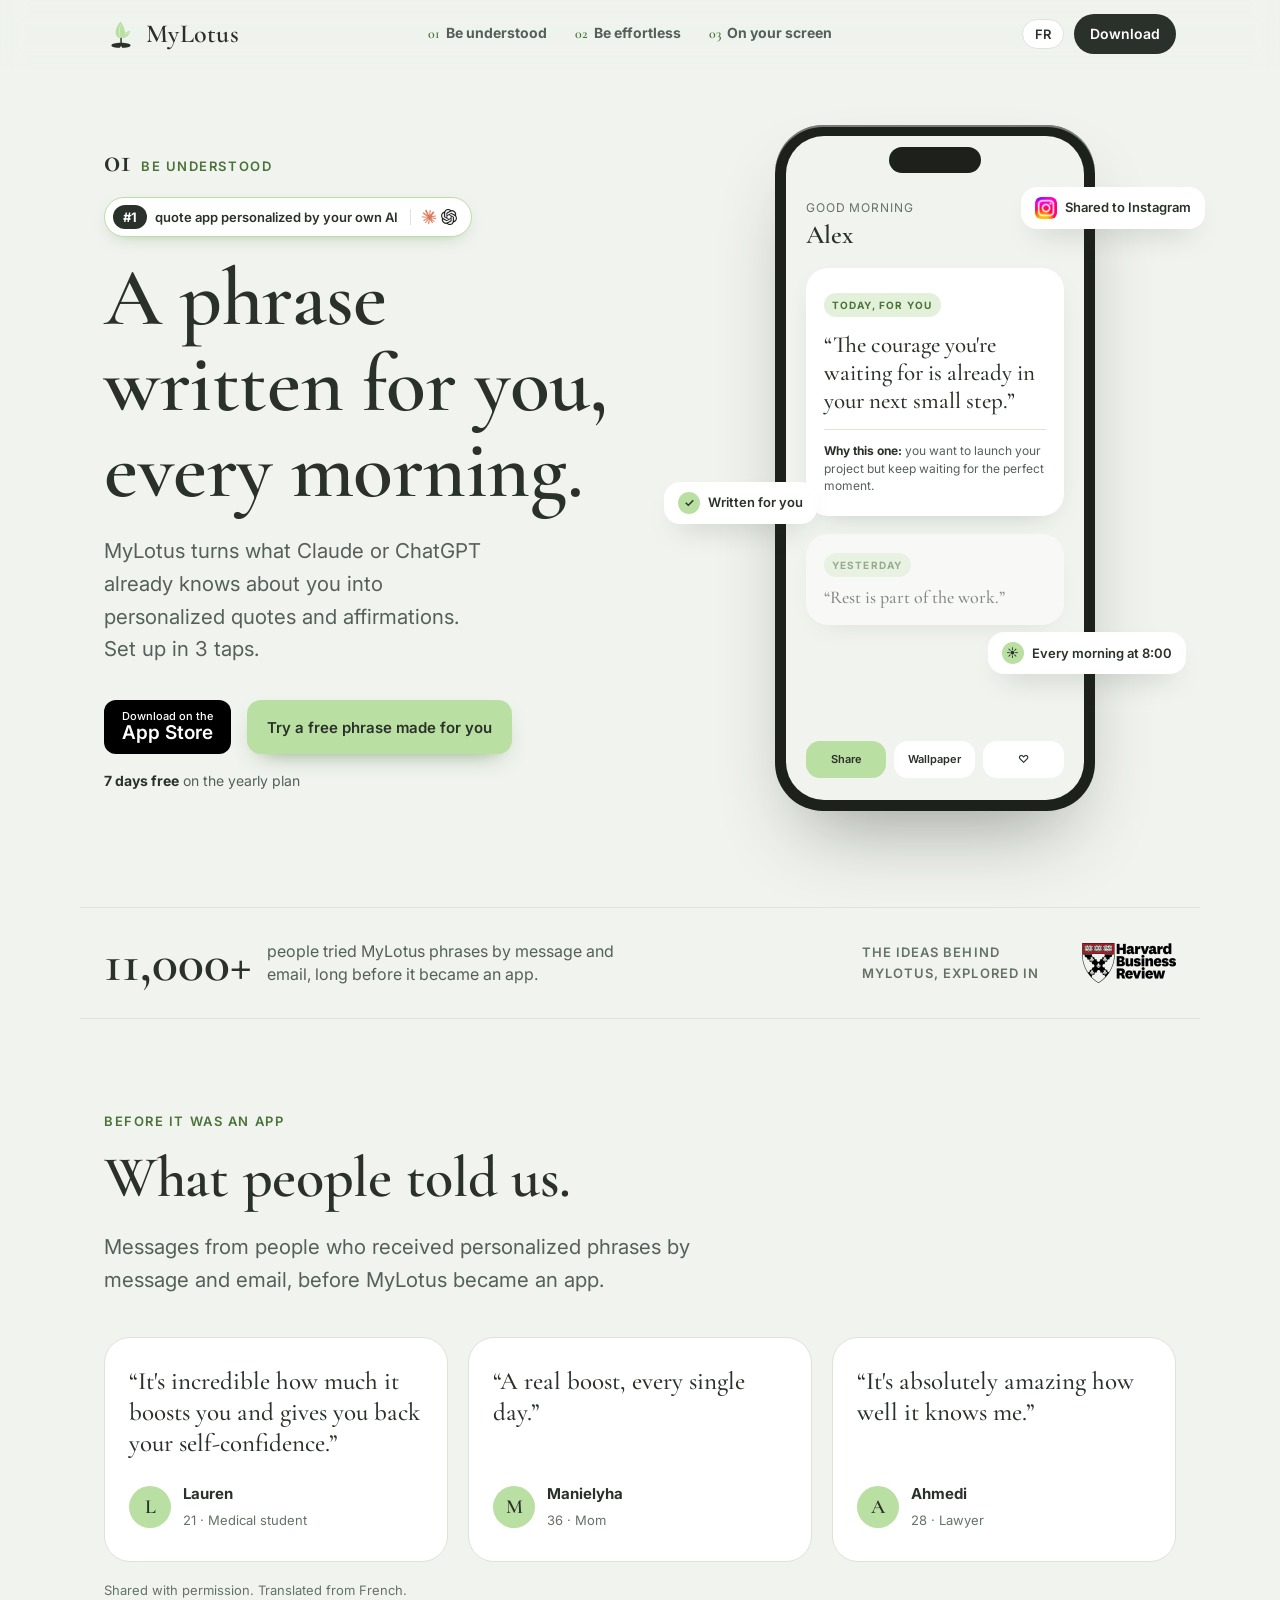
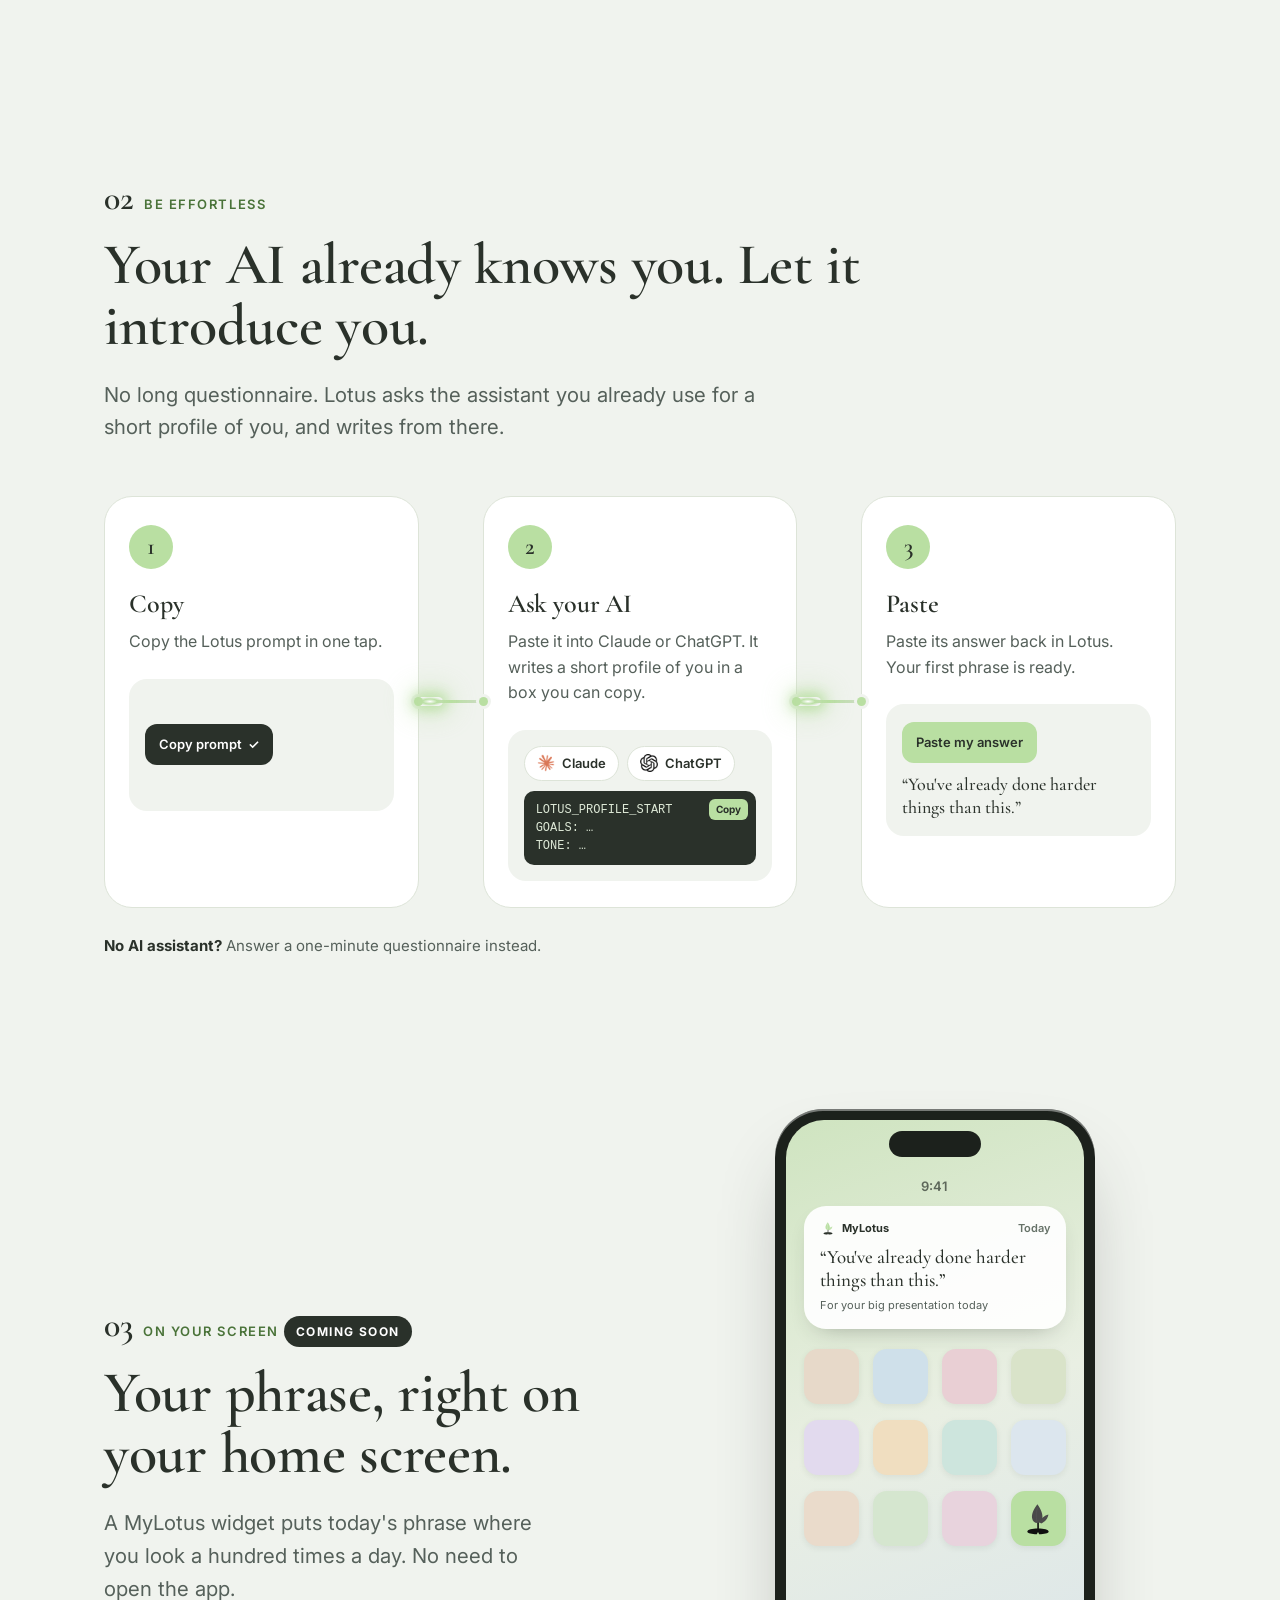
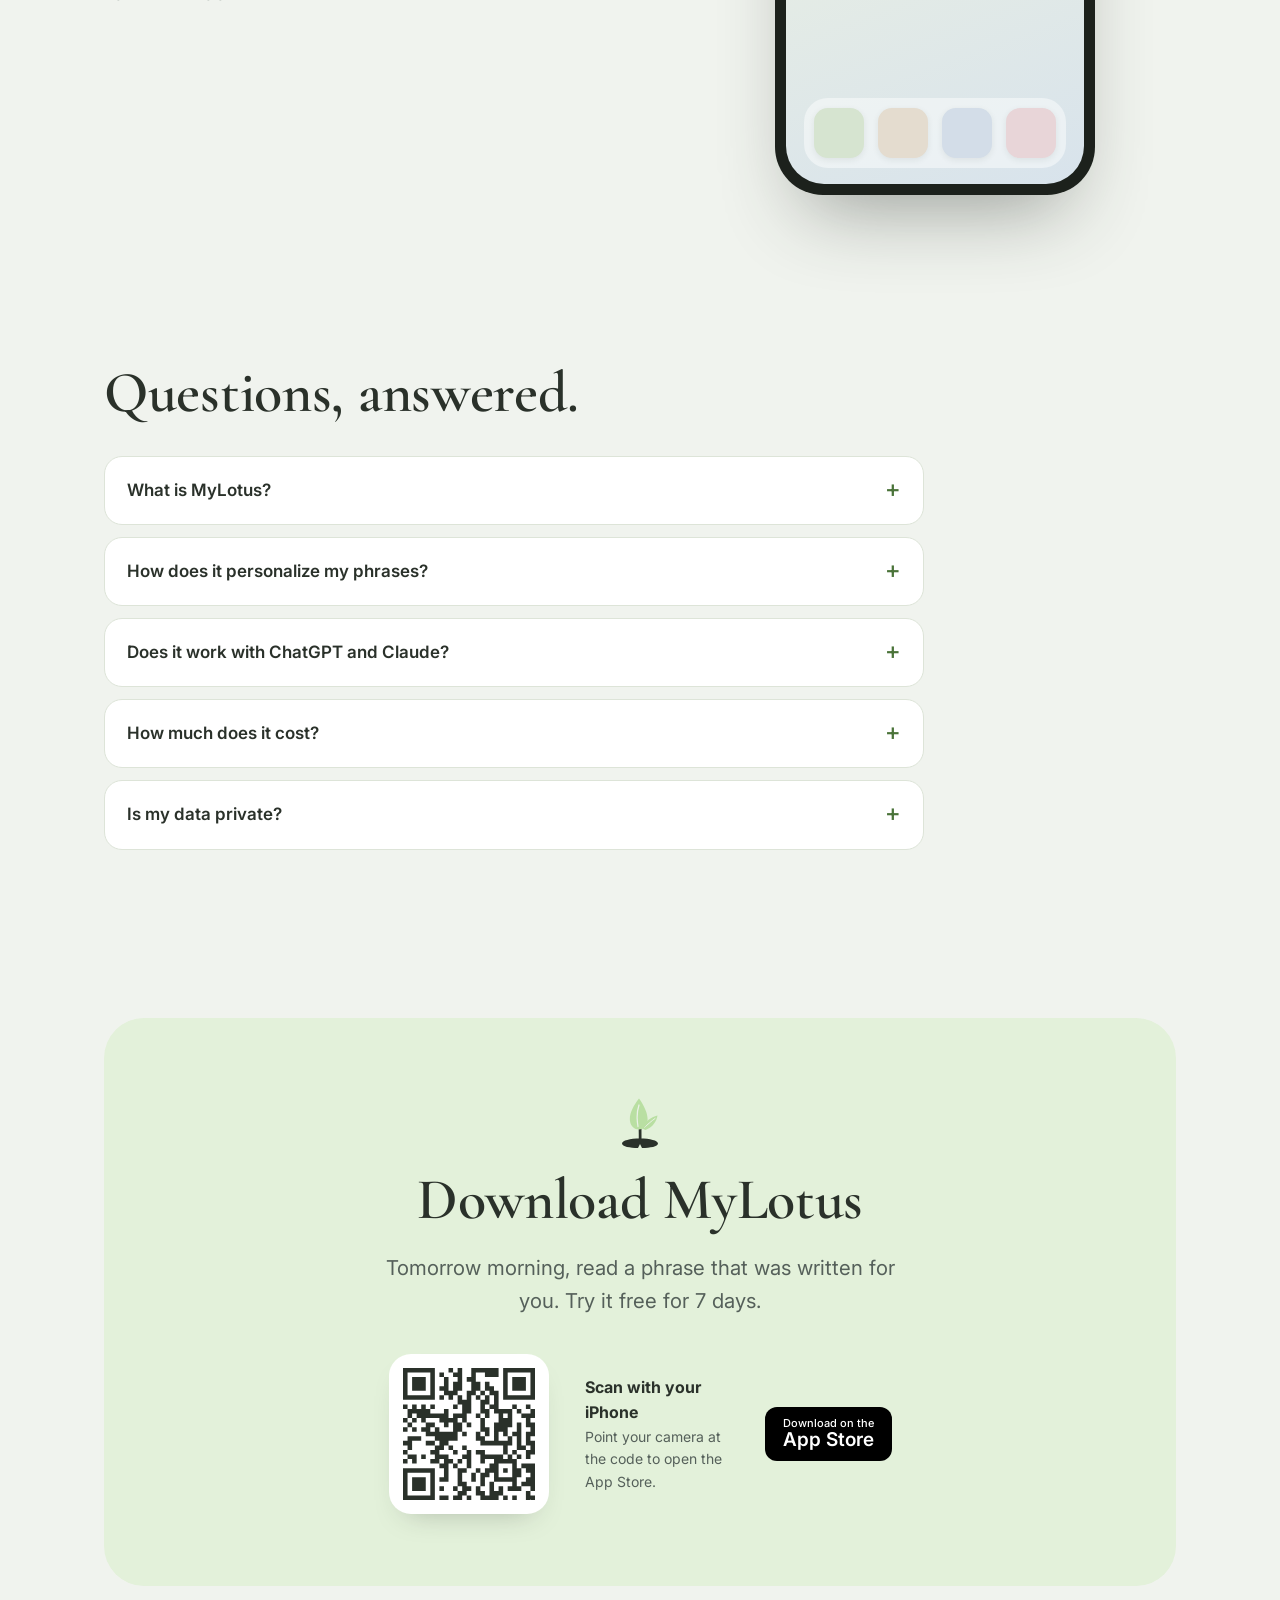
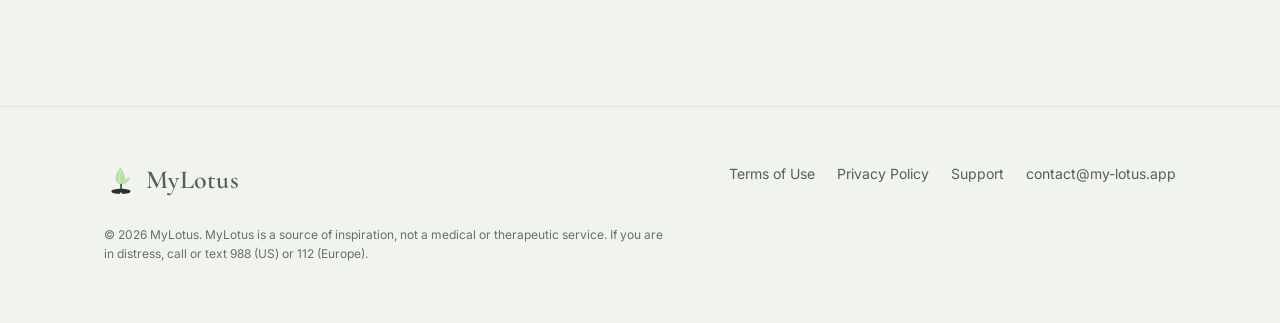
<file: index.html>
<!doctype html>
<html lang="en">
<head>
<meta charset="utf-8">
<meta name="viewport" content="width=device-width, initial-scale=1">
<title>MyLotus: Personalized Daily Quotes &amp; Affirmations From Your AI (iPhone)</title>
<meta name="description" content="MyLotus turns what Claude or ChatGPT already knows about you into a personalized phrase every morning. Set up in 3 taps.">
<meta property="og:title" content="MyLotus: a phrase written for you, every morning">
<meta property="og:description" content="Personalized quotes and affirmations from what your AI already knows about you. Set up in 3 taps.">
<meta property="og:type" content="website">
<meta property="og:url" content="https://my-lotus.app/">
<meta name="theme-color" content="#F0F3EE">
<link rel="canonical" href="https://my-lotus.app/">
<meta name="robots" content="index, follow, max-image-preview:large">
<meta property="og:site_name" content="MyLotus">
<meta property="og:image" content="https://my-lotus.app/assets/og-image.png">
<meta property="og:image:width" content="1200"><meta property="og:image:height" content="630">
<meta name="twitter:card" content="summary_large_image">
<meta name="twitter:title" content="MyLotus: a phrase written for you, every morning">
<meta name="twitter:description" content="Personalized quotes and affirmations from what Claude or ChatGPT already knows about you. Set up in 3 taps.">
<meta name="twitter:image" content="https://my-lotus.app/assets/og-image.png">
<meta name="apple-itunes-app" content="app-id=6826226276">
<link rel="apple-touch-icon" href="/assets/apple-touch-icon.png">
<script type="application/ld+json">
{
 "@context": "https://schema.org",
 "@graph": [
  {
   "@type": "Organization",
   "@id": "https://my-lotus.app/#org",
   "name": "MyLotus",
   "url": "https://my-lotus.app/",
   "logo": "https://my-lotus.app/assets/apple-touch-icon.png",
   "email": "contact@my-lotus.app",
   "founder": {
    "@type": "Person",
    "name": "Isaac Cohen"
   }
  },
  {
   "@type": "WebSite",
   "@id": "https://my-lotus.app/#website",
   "url": "https://my-lotus.app/",
   "name": "MyLotus",
   "publisher": {
    "@id": "https://my-lotus.app/#org"
   },
   "inLanguage": [
    "en",
    "fr"
   ]
  },
  {
   "@type": "MobileApplication",
   "@id": "https://my-lotus.app/#app",
   "name": "MyLotus: Personalized Quotes",
   "alternateName": "MyLotus",
   "operatingSystem": "iOS",
   "applicationCategory": "HealthApplication",
   "applicationSubCategory": "Daily affirmations and personalized quotes",
   "description": "MyLotus writes one personalized quote, proverb or affirmation every morning, based on a short profile your own AI assistant (Claude or ChatGPT) writes about you, or on a one-minute questionnaire.",
   "url": "https://my-lotus.app/",
   "downloadUrl": "https://apps.apple.com/app/id6826226276",
   "installUrl": "https://apps.apple.com/app/id6826226276",
   "publisher": {
    "@id": "https://my-lotus.app/#org"
   },
   "inLanguage": [
    "en",
    "fr"
   ],
   "featureList": [
    "A personalized phrase every morning",
    "The author and the reason behind each phrase",
    "Profile from Claude or ChatGPT in 3 taps",
    "Instagram share cards and wallpapers",
    "Couple pack: one mirror phrase for two"
   ],
   "offers": [
    {
     "@type": "Offer",
     "name": "MyLotus Premium Yearly (7-day free trial)",
     "price": "29.99",
     "priceCurrency": "USD"
    },
    {
     "@type": "Offer",
     "name": "MyLotus Premium Monthly",
     "price": "4.99",
     "priceCurrency": "USD"
    }
   ]
  },
  {
   "@type": "FAQPage",
   "@id": "https://my-lotus.app/#faq",
   "mainEntity": [
    {
     "@type": "Question",
     "name": "What is MyLotus?",
     "acceptedAnswer": {
      "@type": "Answer",
      "text": "MyLotus is an iPhone app that writes you one personalized quote, proverb or affirmation every morning, chosen for your goals, your challenges and the tone you respond to."
     }
    },
    {
     "@type": "Question",
     "name": "How does MyLotus personalize my phrases?",
     "acceptedAnswer": {
      "@type": "Answer",
      "text": "MyLotus gives you a prompt to paste into Claude or ChatGPT. Your assistant writes a short profile of you from what it already knows, you paste it back into MyLotus, and every phrase is written from that profile. You can also answer a one-minute questionnaire instead."
     }
    },
    {
     "@type": "Question",
     "name": "Does MyLotus work with ChatGPT and Claude?",
     "acceptedAnswer": {
      "@type": "Answer",
      "text": "Yes. The setup works with Claude, ChatGPT or any AI assistant that can answer a prompt. It takes 3 taps: copy, ask your AI, paste."
     }
    },
    {
     "@type": "Question",
     "name": "How much does MyLotus cost?",
     "acceptedAnswer": {
      "@type": "Answer",
      "text": "MyLotus Premium costs $29.99 per year with a 7-day free trial, or $4.99 per month. Subscriptions are managed by Apple and can be canceled anytime in your App Store settings."
     }
    },
    {
     "@type": "Question",
     "name": "Is my data private?",
     "acceptedAnswer": {
      "@type": "Answer",
      "text": "Your profile is only used to write your phrases. MyLotus shows no ads, never sells your data, and you can delete your account and all your data anytime in Settings."
     }
    }
   ]
  }
 ]
}
</script>
<link rel="icon" href="/assets/favicon.svg" type="image/svg+xml">
<link rel="preconnect" href="https://fonts.googleapis.com">
<link rel="preconnect" href="https://fonts.gstatic.com" crossorigin>
<link href="https://fonts.googleapis.com/css2?family=Cormorant+Garamond:wght@500;600&family=Inter:wght@400;600;700&display=swap" rel="stylesheet">
<link rel="stylesheet" href="/assets/site.css">
</head>
<body>

<header class="site-header" id="top">
  <div class="container nav">
    <a class="brand" href="#top"><img src="/assets/logo.svg" alt="">MyLotus</a>
    <nav class="nav-links" aria-label="Sections">
      <a href="#one"><span>01</span><b data-i18n="nav1">Be understood</b></a>
      <a href="#two"><span>02</span><b data-i18n="nav2">Be effortless</b></a>
      <a href="#three"><span>03</span><b data-i18n="nav3">On your screen</b></a>
    </nav>
    <div class="nav-right">
      <button class="lang-btn" id="langBtn" type="button" aria-label="Change language">FR</button>
      <a class="btn-dl js-store" href="#download" data-i18n="navCta">Download</a>
    </div>
  </div>
</header>

<main>

<!-- 01 HERO -->
<section class="hero" id="one">
  <div class="container split">
    <div class="reveal">
      <div class="eyebrow"><b>01</b><span data-i18n="eyebrow1">Be understood</span></div>
      <div class="first-badge"><span class="rank">#1</span><span data-i18n="firstBadge">quote app personalized by your own AI</span><span class="mini-ai"><img src="/assets/ai-claude.png" alt="Claude"><img src="/assets/ai-chatgpt.png" alt="ChatGPT"></span></div>
      <h1 style="margin-top:18px" data-i18n="h1">A phrase written for you, every morning.</h1>
      <p class="lead" data-i18n="lead1">MyLotus turns what Claude or ChatGPT already knows about you into personalized quotes and affirmations. Set up in 3 taps.</p>
      <div class="cta-row">
        <a class="badge js-store" href="#download"><img class="js-badge" src="https://tools.applemarketingtools.com/api/badges/download-on-the-app-store/black/en-us?size=250x83" alt="Download on the App Store" width="162" height="54"></a>
        <button type="button" class="btn-try js-try" data-i18n="tryBtn">Try a free phrase made for you</button>
        <span class="trial" data-i18n="trial"><strong>7 days free</strong> on the yearly plan</span>
      </div>
    </div>
    <div class="split-media media-wrap reveal">
      <div class="phone" aria-hidden="true">
        <div class="screen">
          <div class="hello" data-i18n="mHello">Good morning</div>
          <div class="name">Alex</div>
          <div class="qcard">
            <span class="tag" data-i18n="mTag">Today, for you</span>
            <blockquote data-i18n="mQuote">“The courage you're waiting for is already in your next small step.”</blockquote>
            <div class="why" data-i18n="mWhy"><b>Why this one:</b> you want to launch your project but keep waiting for the perfect moment.</div>
          </div>
          <div class="qcard soft">
            <span class="tag" data-i18n="mTag2">Yesterday</span>
            <blockquote data-i18n="mQuote2">“Rest is part of the work.”</blockquote>
          </div>
          <div class="actions"><span class="on" data-i18n="mShare">Share</span><span data-i18n="mWall">Wallpaper</span><span>♡</span></div>
        </div>
      </div>
      <div class="float f1"><i>✓</i><span data-i18n="float1">Written for you</span></div>
      <div class="float f2"><i>☀</i><span data-i18n="float2">Every morning at 8:00</span></div>
      <div class="float f3"><img src="/assets/instagram.png" alt="" style="width:22px;height:22px;border-radius:6px"><span data-i18n="float3">Shared to Instagram</span></div>
    </div>
  </div>
</section>

<!-- PROOF -->
<section class="proof">
  <div class="container">
    <div class="proof-stat reveal">
      <div class="big">11,000+</div>
      <p data-i18n="proofStat">people tried MyLotus phrases by message and email, long before it became an app.</p>
    </div>
    <div class="press reveal">
      <span class="press-label" data-i18n="pressLabel">The ideas behind MyLotus, explored in</span>
      <div class="press-logos">
        <a href="https://hbr.org/2021/02/a-simple-compliment-can-make-a-big-difference" target="_blank" rel="noopener" title="Harvard Business Review: A Simple Compliment Can Make a Big Difference"><img src="/assets/press-hbr.png" alt="Harvard Business Review" height="40"></a>
      </div>
    </div>
  </div>
</section>

<!-- REVIEWS -->
<section class="reviews tight">
  <div class="container">
    <div class="eyebrow reveal"><span data-i18n="revEyebrow">Before it was an app</span></div>
    <h2 style="margin-top:14px;max-width:22ch" class="reveal" data-i18n="revH">What people told us.</h2>
    <p class="lead reveal" style="max-width:52ch" data-i18n="revLead">Messages from people who received personalized phrases by message and email, before MyLotus became an app.</p>
    <div class="rvgrid">
      <figure class="rv reveal">
        <blockquote data-i18n="rv1">“It's incredible how much it boosts you and gives you back your self-confidence.”</blockquote>
        <figcaption><span class="av">L</span><span><b>Lauren</b><small data-i18n="rv1w">21 · Medical student</small></span></figcaption>
      </figure>
      <figure class="rv reveal">
        <blockquote data-i18n="rv2">“A real boost, every single day.”</blockquote>
        <figcaption><span class="av">M</span><span><b>Manielyha</b><small data-i18n="rv2w">36 · Mom</small></span></figcaption>
      </figure>
      <figure class="rv reveal">
        <blockquote data-i18n="rv3">“It's absolutely amazing how well it knows me.”</blockquote>
        <figcaption><span class="av">A</span><span><b>Ahmedi</b><small data-i18n="rv3w">28 · Lawyer</small></span></figcaption>
      </figure>
    </div>
    <p class="rnote reveal" data-i18n="revNote">Shared with permission. Translated from French.</p>
  </div>
</section>

<!-- 02 HOW IT WORKS -->
<section id="two">
  <div class="container">
    <div class="steps-head reveal">
      <div class="eyebrow"><b>02</b><span data-i18n="eyebrow2">Be effortless</span></div>
      <h2 style="margin-top:18px" data-i18n="h2">Your AI already knows you. Let it introduce you.</h2>
      <p class="lead" style="max-width:52ch" data-i18n="lead2">No long questionnaire. Lotus asks the assistant you already use for a short profile of you, and writes from there.</p>
    </div>
    <div class="steps">
      <div class="step reveal">
        <div class="num">1</div>
        <h3 data-i18n="s1t">Copy</h3>
        <p data-i18n="s1p">Copy the Lotus prompt in one tap.</p>
        <div class="mock"><span class="pill ink" data-i18n="s1m">Copy prompt&nbsp;&nbsp;✓</span></div>
      </div>
      <div class="link" aria-hidden="true"><i></i></div>
      <div class="step reveal">
        <div class="num">2</div>
        <h3 data-i18n="s2t">Ask your AI</h3>
        <p data-i18n="s2p">Paste it into Claude or ChatGPT. It writes a short profile of you in a box you can copy.</p>
        <div class="mock">
          <div class="chips"><span class="ai-chip"><img src="/assets/ai-claude.png" alt="" onerror="this.remove()">Claude</span><span class="ai-chip"><img src="/assets/ai-chatgpt.png" alt="" onerror="this.remove()">ChatGPT</span></div>
          <div class="code"><em data-i18n="s2copy">Copy</em>LOTUS_PROFILE_START<br>GOALS: …<br>TONE: …</div>
        </div>
      </div>
      <div class="link l2" aria-hidden="true"><i></i></div>
      <div class="step reveal">
        <div class="num">3</div>
        <h3 data-i18n="s3t">Paste</h3>
        <p data-i18n="s3p">Paste its answer back in Lotus. Your first phrase is ready.</p>
        <div class="mock">
          <span class="pill sage" data-i18n="s3m">Paste my answer</span>
          <div class="mini-quote" data-i18n="s3q">“You've already done harder things than this.”</div>
        </div>
      </div>
    </div>
    <p class="alt reveal" data-i18n="alt"><b>No AI assistant?</b> Answer a one-minute questionnaire instead.</p>
  </div>
</section>

<!-- WIDGET -->
<section class="widget-sec" id="three">
  <div class="container split">
    <div class="reveal">
      <div class="eyebrow"><b>03</b><span data-i18n="eyebrow3">On your screen</span></div>
      <span class="soon" style="margin-top:18px" data-i18n="wSoon">Coming soon</span>
      <h2 style="margin-top:16px" data-i18n="wH">Your phrase, right on your home screen.</h2>
      <p class="lead" data-i18n="wP">A MyLotus widget puts today's phrase where you look a hundred times a day. No need to open the app.</p>
    </div>
    <div class="split-media media-wrap reveal">
      <div class="phone home" aria-hidden="true">
        <div class="screen home-screen">
          <div class="hs-time">9:41</div>
          <div class="widget-md">
            <div class="w-head"><img src="/assets/logo.svg" alt=""><span>MyLotus</span><em data-i18n="wToday">Today</em></div>
            <div class="w-quote" data-i18n="wQuote">“You've already done harder things than this.”</div>
            <div class="w-why" data-i18n="wWhy">For your big presentation today</div>
          </div>
          <div class="app-grid"><span class="app-ic" style="background:#E7D9C9"></span><span class="app-ic" style="background:#CFE0EA"></span><span class="app-ic" style="background:#E9CFD4"></span><span class="app-ic" style="background:#D9E3C9"></span><span class="app-ic" style="background:#E2DAEE"></span><span class="app-ic" style="background:#F0DEC0"></span><span class="app-ic" style="background:#CDE5DD"></span><span class="app-ic" style="background:#DCE6EE"></span><span class="app-ic" style="background:#EADBCB"></span><span class="app-ic" style="background:#D5E6CF"></span><span class="app-ic" style="background:#E8D3DD"></span><span class="app-ic lotus"><img src="/assets/logo.svg" alt=""></span></div>
          <div class="dock"><span class="app-ic" style="background:#D6E4D0"></span><span class="app-ic" style="background:#E4DCCF"></span><span class="app-ic" style="background:#D3DDE8"></span><span class="app-ic" style="background:#E8D5D8"></span></div>
        </div>
      </div>
    </div>
  </div>
</section>


<!-- FAQ -->
<section class="faq" id="faq">
  <div class="container">
    <h2 class="reveal" data-i18n="faqH">Questions, answered.</h2>
    <div class="faq-list">
      <details class="reveal"><summary data-i18n="faq1q">What is MyLotus?</summary><p data-i18n="faq1a">An iPhone app that writes you one personalized quote, proverb or affirmation every morning, chosen for your goals, your challenges and the tone you respond to.</p></details>
      <details class="reveal"><summary data-i18n="faq2q">How does it personalize my phrases?</summary><p data-i18n="faq2a">MyLotus gives you a prompt to paste into Claude or ChatGPT. Your assistant writes a short profile of you from what it already knows, you paste it back, and every phrase is written from that profile. No AI? Answer a one-minute questionnaire instead.</p></details>
      <details class="reveal"><summary data-i18n="faq3q">Does it work with ChatGPT and Claude?</summary><p data-i18n="faq3a">Yes, with Claude, ChatGPT or any AI assistant that can answer a prompt. It takes 3 taps: copy, ask your AI, paste.</p></details>
      <details class="reveal"><summary data-i18n="faq4q">How much does it cost?</summary><p data-i18n="faq4a">$29.99 per year with a 7-day free trial, or $4.99 per month. Subscriptions are managed by Apple and can be canceled anytime.</p></details>
      <details class="reveal"><summary data-i18n="faq5q">Is my data private?</summary><p data-i18n="faq5a">Your profile is only used to write your phrases. No ads, your data is never sold, and you can delete your account anytime in Settings.</p></details>
    </div>
  </div>
</section>

<!-- DOWNLOAD -->
<section class="download" id="download">
  <div class="container">
    <div class="dl-box reveal">
      <img src="/assets/logo.svg" alt="" style="width:64px">
      <h2 style="margin-top:16px" data-i18n="dlH">Download MyLotus</h2>
      <p class="lead" data-i18n="dlP">Tomorrow morning, read a phrase that was written for you. Try it free for 7 days.</p>
      <div class="dl-row">
        <div class="qr-wrap" id="qr" aria-label="QR code to the App Store"></div>
        <div class="scan" data-i18n="scan"><b>Scan with your iPhone</b>Point your camera at the code to open the App Store.</div>
        <a class="badge js-store" href="#download"><img class="js-badge" src="https://tools.applemarketingtools.com/api/badges/download-on-the-app-store/black/en-us?size=250x83" alt="Download on the App Store" width="162" height="54"></a>
      </div>
    </div>
  </div>
</section>

</main>

<footer class="site-footer">
  <div class="container">
    <div class="foot">
      <a class="brand" href="#top"><img src="/assets/logo.svg" alt="">MyLotus</a>
      <div class="foot-links">
        <a href="/terms/" data-i18n="ftTerms">Terms of Use</a>
        <a href="/privacy/" data-i18n="ftPrivacy">Privacy Policy</a>
        <a href="/support/" data-i18n="ftSupport">Support</a>
        <a href="mailto:contact@my-lotus.app">contact@my-lotus.app</a>
      </div>
    </div>
    <p class="disclaimer" data-i18n="disc">© 2026 MyLotus. MyLotus is a source of inspiration, not a medical or therapeutic service. If you are in distress, call or text 988 (US) or 112 (Europe).</p>
  </div>
</footer>


<div class="try-modal" id="tryModal" role="dialog" aria-modal="true" aria-labelledby="tryTitle" hidden>
  <div class="try-card">
    <button class="try-close" type="button" aria-label="Close">×</button>
    <div class="try-step" id="tryForm">
      <h3 id="tryTitle" data-i18n="tryH">Your free phrase, in 2 taps</h3>
      <p class="try-q" data-i18n="tryQ1">What do you need more of right now?</p>
      <div class="try-opts" data-group="goal">
        <button type="button" data-v="confidence" data-i18n="gConf">Confidence</button>
        <button type="button" data-v="calm" data-i18n="gCalm">Calm</button>
        <button type="button" data-v="motivation" data-i18n="gMot">Motivation</button>
        <button type="button" data-v="love" data-i18n="gLove">Self-love</button>
      </div>
      <p class="try-q" data-i18n="tryQ2">Which tone speaks to you?</p>
      <div class="try-opts" data-group="tone">
        <button type="button" data-v="gentle" data-i18n="tGentle">Gentle</button>
        <button type="button" data-v="direct" data-i18n="tDirect">Direct</button>
        <button type="button" data-v="stoic" data-i18n="tStoic">Stoic</button>
      </div>
      <button type="button" class="btn-try wide" id="tryGo" disabled data-i18n="tryGo">Show my phrase</button>
    </div>
    <div class="try-step try-loading" id="tryLoading" hidden>
      <img src="/assets/logo.svg" alt="" class="breathe">
      <p data-i18n="tryLoad">Lotus is writing your phrase…</p>
      <div class="bar"><i></i></div>
    </div>
    <div class="try-step" id="tryResult" hidden>
      <span class="tag" data-i18n="tryTag">A taste of MyLotus</span>
      <blockquote id="tryPhrase"></blockquote>
      <p class="try-note" data-i18n="tryNote">In the app, every phrase is written from your own profile, with the reason behind it.</p>
      <div class="more">
        <p class="more-t" data-i18n="moreT">Make it even more personal with your AI</p>
        <div class="more-btns">
          <button type="button" class="ai-btn js-more"><img src="/assets/ai-claude.png" alt="">Claude</button>
          <button type="button" class="ai-btn js-more"><img src="/assets/ai-chatgpt.png" alt="">ChatGPT</button>
        </div>
        <p class="more-msg" id="moreMsg" hidden data-i18n="moreMsg">Connecting your AI happens in the app: download MyLotus, copy the prompt, paste the answer. Your first fully personal phrase is ready in 3 taps.</p>
      </div>
      <a class="btn-try wide js-store" href="#download" data-i18n="tryCta">Get yours every morning, 7 days free</a>
      <button type="button" class="try-again" id="tryAgain" data-i18n="tryAgain">Try another</button>
    </div>
  </div>
</div>
<script src="/assets/qrcode.js"></script>
<script>
/* ====== ONE SETTING TO CHANGE ======
   Your App Store link. Find the numeric "Apple ID" in
   App Store Connect → MyLotus → App Information, then replace the zeros. */
var APP_STORE_URL = "https://apps.apple.com/app/id6826226276";
/* =================================== */

var FR = {
  proofStat:"personnes ont essayé les phrases MyLotus par message et par e-mail, bien avant que ce soit une app.", pressLabel:"Les idées derrière MyLotus, explorées dans", revEyebrow:"Avant que ce soit une app", revH:"Ce qu’on nous a dit.", revLead:"Des messages de personnes qui recevaient des phrases personnalisées par message et par e-mail, avant que MyLotus devienne une app.", rv1:"« C’est incroyable comme ça booste et redonne confiance en soi. »", rv1w:"21 ans · Étudiante en médecine", rv2:"« Un vrai coup de boost au quotidien. »", rv2w:"36 ans · Maman", rv3:"« C’est absolument génial, à quel point ça me connaît. »", rv3w:"28 ans · Avocat", revNote:"Partagés avec leur accord.", tryBtn:"Essaie gratuitement une phrase faite pour toi", tryH:"Ta phrase gratuite, en 2 clics", tryQ1:"De quoi as-tu le plus besoin en ce moment ?", gConf:"Confiance", gCalm:"Calme", gMot:"Motivation", gLove:"Amour de soi", tryQ2:"Quel ton te parle ?", tGentle:"Doux", tDirect:"Direct", tStoic:"Stoïcien", tryGo:"Voir ma phrase", tryTag:"Un avant-goût de MyLotus", tryNote:"Dans l’app, chaque phrase est écrite à partir de ton propre profil, avec la raison derrière.", tryCta:"Reçois la tienne chaque matin, 7 jours gratuits", tryAgain:"Une autre", faqH:"Vos questions, nos réponses.", faq1q:"Qu’est-ce que MyLotus ?", faq1a:"Une app iPhone qui t’écrit chaque matin une citation, un proverbe ou une affirmation personnalisés, choisis pour tes objectifs, tes défis et le ton qui te parle.", faq2q:"Comment mes phrases sont-elles personnalisées ?", faq2a:"MyLotus te donne un prompt à coller dans Claude ou ChatGPT. Ton assistant écrit un court profil de toi à partir de ce qu’il sait déjà, tu le recolles dans l’app, et chaque phrase est écrite à partir de ce profil. Pas d’IA ? Réponds plutôt à un questionnaire d’une minute.", faq3q:"Est-ce que ça marche avec ChatGPT et Claude ?", faq3a:"Oui, avec Claude, ChatGPT ou n’importe quel assistant IA capable de répondre à un prompt. Ça prend 3 clics : copier, demander à ton IA, coller.", faq4q:"Combien ça coûte ?", faq4a:"29,99 $ par an avec 7 jours d’essai gratuit, ou 4,99 $ par mois. Les abonnements sont gérés par Apple et résiliables à tout moment.", faq5q:"Mes données sont-elles privées ?", faq5a:"Ton profil sert uniquement à écrire tes phrases. Pas de pub, tes données ne sont jamais vendues, et tu peux supprimer ton compte à tout moment dans les Réglages.", wSoon:"Bientôt", wH:"Ta phrase, directement sur ton écran d’accueil.", wP:"Le widget MyLotus met la phrase du jour là où tu regardes cent fois par jour. Pas besoin d’ouvrir l’app.", wToday:"Aujourd’hui", wQuote:"« Tu as déjà traversé plus difficile que ça. »", wWhy:"Pour ta grande présentation aujourd’hui", tryLoad:"Lotus écrit ta phrase…", moreT:"Rends-la encore plus personnelle avec ton IA", moreMsg:"La connexion à ton IA se fait dans l’app : télécharge MyLotus, copie le prompt, colle la réponse. Ta première phrase 100 % personnelle est prête en 3 clics.", firstBadge:"app de citations personnalisée par ta propre IA", resEyebrow:"La science derrière", resH:"Fondé sur la recherche, pas sur le hasard.", r1t:"Auto-affirmation", r1p:"Réfléchir à ses propres valeurs active les zones du cerveau liées à la récompense et à la perception de soi.", r2t:"Gratitude", r2p:"Les personnes qui notaient régulièrement ce dont elles étaient reconnaissantes déclaraient un meilleur bien-être que celles qui notaient leurs tracas.", r3t:"Des mots positifs, chaque jour", r3p:"Exprimer sa gratitude est régulièrement associé à plus de bonheur et de bien-être.", resNote:"Des études qui inspirent l’écriture de MyLotus. MyLotus n’est affilié à aucun de ces auteurs ni institutions.", nav1:"Être compris·e", nav2:"Sans effort", nav3:"Sur ton écran", navCta:"Télécharger",
  eyebrow1:"Être compris·e", h1:"Une phrase écrite pour toi, chaque matin.",
  lead1:"MyLotus transforme ce que Claude ou ChatGPT sait déjà de toi en citations et affirmations personnalisées. Prêt en 3 clics.",
  trial:"<strong>7 jours gratuits</strong> avec l'offre annuelle",
  mHello:"Bonjour", mTag:"Aujourd'hui, pour toi",
  mQuote:"« Le courage que tu attends est déjà dans ton prochain petit pas. »",
  mWhy:"<b>Pourquoi celle-ci :</b> tu veux lancer ton projet mais tu attends toujours le moment parfait.",
  mTag2:"Hier", mQuote2:"« Le repos fait partie du travail. »", mShare:"Partager", mWall:"Fond d'écran", float1:"Écrite pour toi", float2:"Chaque matin à 8h00",
  eyebrow2:"Sans effort", h2:"Ton IA te connaît déjà. Laisse-la te présenter.",
  lead2:"Pas de long questionnaire. Lotus demande à l'assistant que tu utilises déjà un court profil de toi, et écrit à partir de là.",
  s1t:"Copie", s1p:"Copie le prompt Lotus en un clic.", s1m:"Copier le prompt&nbsp;&nbsp;✓",
  s2t:"Demande à ton IA", s2p:"Colle-le dans Claude ou ChatGPT. Il écrit un court profil de toi dans un bloc à copier.", s2copy:"Copier",
  s3t:"Colle", s3p:"Colle sa réponse dans Lotus. Ta première phrase est prête.", s3m:"Coller ma réponse",
  s3q:"« Tu as déjà traversé plus difficile que ça. »",
  alt:"<b>Pas d'assistant IA ?</b> Réponds plutôt à un questionnaire d'une minute.",
  eyebrow3:"Sur ton écran", h3:"Des phrases qui te ressemblent. Parce qu'elles sont pour toi.",
  f1t:"Une nouvelle phrase chaque matin", f1p:"Une citation, un proverbe ou une affirmation choisis pour tes objectifs et ton humeur.",
  f2t:"L'auteur et le « pourquoi »", f2p:"Comprends pourquoi cette phrase, pour toi, aujourd'hui.",
  f3t:"Partage-la, garde-la", f3p:"De belles cartes pour Instagram, et ta phrase en fond d'écran.",
  f4t:"Pack couple", f4p:"Une phrase miroir pour deux, chaque matin.",
  m2Quote:"« Avancer lentement, c'est toujours avancer. »", m2Author:"Pour Sam · MyLotus", float3:"Partagée sur Instagram",
  benEyebrow:"Bénéfices", benH:"Quelques mots. De vrais matins.",
  b1t:"Commencer la journée avec intention", b1p:"Une phrase, une minute, avant le bruit de la journée.",
  b2t:"Des mots qui collent à ta vie", b2p:"Pas des citations génériques pour tout le monde. Des phrases adaptées à tes objectifs, tes défis et le ton qui te parle.",
  b3t:"Inspiré par la recherche sur le bien-être", b3p:"L'auto-affirmation, la gratitude et le recadrage positif guident l'écriture de chaque phrase.",
  b4t:"Confidentiel par nature", b4p:"Pas de pub. Tes données ne sont jamais vendues. Supprime ton compte quand tu veux dans les Réglages.",
  exH:"Même app. Des matins différents.",
  e1f:"Pour un fondateur qui doute de lui", e1q:"« Tu n'as pas besoin de te sentir prêt. Tu as besoin de commencer. »", e1w:"Ton direct · style stoïcien",
  e2f:"Pour une étudiante avant ses examens", e2q:"« Tu t'es préparée plus que ta peur ne s'en souvient. »", e2w:"Ton doux · style moderne",
  e3f:"Pour une jeune maman qui s'oublie", e3q:"« Prendre soin de toi, c'est aussi prendre soin d'eux. »", e3w:"Ton chaleureux · affirmation",
  exNote:"Exemples de phrases, écrits pour montrer comment Lotus s'adapte.",
  dlH:"Télécharge MyLotus", dlP:"Demain matin, lis une phrase écrite pour toi. Essaie gratuitement pendant 7 jours.",
  scan:"<b>Scanne avec ton iPhone</b>Vise le code avec l'appareil photo pour ouvrir l'App Store.",
  ftTerms:"Conditions d'utilisation", ftPrivacy:"Confidentialité", ftSupport:"Aide",
  disc:"© 2026 MyLotus. MyLotus est une source d'inspiration, pas un service médical ou thérapeutique. Si tu traverses une détresse, appelle le 3114 (France) ou le 112 (Europe)."
};

(function(){
  var EN = {};
  document.querySelectorAll('[data-i18n]').forEach(function(el){ EN[el.dataset.i18n] = el.innerHTML; });
  var btn = document.getElementById('langBtn');
  function setLang(l){
    var d = l === 'fr' ? FR : EN;
    document.documentElement.lang = l;
    document.querySelectorAll('[data-i18n]').forEach(function(el){ if (d[el.dataset.i18n]) el.innerHTML = d[el.dataset.i18n]; });
    document.querySelectorAll('.js-badge').forEach(function(img){
      img.src = 'https://tools.applemarketingtools.com/api/badges/download-on-the-app-store/black/' + (l === 'fr' ? 'fr-fr' : 'en-us') + '?size=250x83';
      img.alt = l === 'fr' ? "Télécharger dans l'App Store" : 'Download on the App Store';
    });
    btn.textContent = l === 'fr' ? 'EN' : 'FR';
    try { localStorage.setItem('lotus-lang', l); } catch (e) {}
  }
  var saved = null; try { saved = localStorage.getItem('lotus-lang'); } catch (e) {}
  var start = saved || ((navigator.language || '').toLowerCase().indexOf('fr') === 0 ? 'fr' : 'en');
  setLang(start);
  btn.addEventListener('click', function(){ setLang(document.documentElement.lang === 'fr' ? 'en' : 'fr'); });

  // App Store links + QR
  var live = APP_STORE_URL.indexOf('id0000000000') === -1;
  document.querySelectorAll('.js-store').forEach(function(a){
    if (live) { a.href = APP_STORE_URL; a.target = '_blank'; a.rel = 'noopener'; }
  });
  if (window.qrcode) {
    var q = qrcode(0, 'M'); q.addData(live ? APP_STORE_URL : 'https://my-lotus.app/'); q.make();
    document.getElementById('qr').innerHTML = q.createSvgTag({ cellSize: 4, margin: 0, scalable: true }).replace('fill="black"', 'fill="#2A312A"');
  }
  // Fallback if Apple's badge image can't load
  document.querySelectorAll('.js-badge').forEach(function(img){
    img.addEventListener('error', function(){
      var span = document.createElement('span'); span.className = 'badge-fallback';
      span.innerHTML = document.documentElement.lang === 'fr' ? "<small>Télécharger dans</small>l'App Store" : '<small>Download on the</small>App Store';
      img.replaceWith(span);
    });
  });

  // Free phrase demo
  var PH = {
    en: {
      confidence:{gentle:"You are allowed to take up space. Start with one small yes to yourself today.",direct:"You don't need permission to be good at this. Go and prove it to yourself.",stoic:"Doubt is a thought, not a verdict. Act well, and let the result follow."},
      calm:{gentle:"Breathe out a little longer than you breathe in. Nothing needs to be solved this minute.",direct:"Not everything deserves your energy today. Pick one thing and let the rest wait.",stoic:"You can't control the noise, only your answer to it. Choose a quiet one."},
      motivation:{gentle:"Small steps still count. Today, one is enough.",direct:"Start before you feel ready. Ready comes later.",stoic:"The obstacle in front of you is the path. Take the next step."},
      love:{gentle:"Speak to yourself today the way you would speak to someone you love.",direct:"Stop waiting to be someone else before you treat yourself well.",stoic:"Your worth is not up for debate. Live today as if you knew it."}
    },
    fr: {
      confidence:{gentle:"Tu as le droit de prendre de la place. Commence par un petit oui à toi-même aujourd'hui.",direct:"Tu n'as besoin de la permission de personne pour être bon. Prouve-le-toi.",stoic:"Le doute est une pensée, pas un verdict. Agis bien, le résultat suivra."},
      calm:{gentle:"Expire un peu plus longtemps que tu n'inspires. Rien n'a besoin d'être réglé dans la minute.",direct:"Tout ne mérite pas ton énergie aujourd'hui. Choisis une chose, le reste attendra.",stoic:"Tu ne contrôles pas le bruit, seulement ta réponse. Choisis-la calme."},
      motivation:{gentle:"Les petits pas comptent aussi. Aujourd'hui, un seul suffit.",direct:"Commence avant de te sentir prêt. Prêt, ça vient après.",stoic:"L'obstacle devant toi est le chemin. Fais le pas suivant."},
      love:{gentle:"Parle-toi aujourd'hui comme tu parlerais à quelqu'un que tu aimes.",direct:"Arrête d'attendre d'être quelqu'un d'autre pour bien te traiter.",stoic:"Ta valeur n'est pas en débat. Vis aujourd'hui comme si tu le savais."}
    }
  };
  var modalEl = document.getElementById('tryModal'), pick = {}, go = document.getElementById('tryGo');
  function openTry(){ modalEl.hidden = false; document.body.style.overflow = 'hidden'; }
  function closeTry(){ modalEl.hidden = true; document.body.style.overflow = ''; }
  function showForm(){ document.getElementById('tryForm').hidden = false; document.getElementById('tryResult').hidden = true; document.getElementById('tryLoading').hidden = true; }
  document.querySelectorAll('.js-try').forEach(function(b){ b.addEventListener('click', function(){ showForm(); openTry(); }); });
  modalEl.querySelector('.try-close').addEventListener('click', closeTry);
  modalEl.addEventListener('click', function(e){ if (e.target === modalEl) closeTry(); });
  document.addEventListener('keydown', function(e){ if (e.key === 'Escape' && !modalEl.hidden) closeTry(); });
  modalEl.querySelectorAll('.try-opts').forEach(function(g){
    g.addEventListener('click', function(e){
      var b = e.target.closest('button'); if (!b) return;
      g.querySelectorAll('button').forEach(function(x){ x.classList.toggle('on', x === b); });
      pick[g.dataset.group] = b.dataset.v; go.disabled = !(pick.goal && pick.tone);
    });
  });
  go.addEventListener('click', function(){
    var l = document.documentElement.lang === 'fr' ? 'fr' : 'en', q = PH[l][pick.goal][pick.tone];
    document.getElementById('tryPhrase').textContent = (l === 'fr' ? '« ' + q + ' »' : '“' + q + '”');
    document.getElementById('tryForm').hidden = true;
    document.getElementById('moreMsg').hidden = true;
    var ld = document.getElementById('tryLoading'); ld.hidden = false;
    setTimeout(function(){ ld.hidden = true; document.getElementById('tryResult').hidden = false; }, 2200);
  });
  document.querySelectorAll('.js-more').forEach(function(b){ b.addEventListener('click', function(){
    document.getElementById('moreMsg').hidden = false;
    var cta = document.querySelector('#tryResult .js-store'); cta.classList.add('pulse'); setTimeout(function(){ cta.classList.remove('pulse'); }, 1600);
  }); });
  document.getElementById('tryAgain').addEventListener('click', showForm);
  modalEl.querySelector('.js-store').addEventListener('click', function(){ if (!live) closeTry(); });

  // Header border on scroll
  var header = document.querySelector('.site-header');
  function onScroll(){ header.classList.toggle('scrolled', window.scrollY > 8); }
  window.addEventListener('scroll', onScroll, { passive: true }); onScroll();

  // Reveal on scroll
  var els = document.querySelectorAll('.reveal');
  if ('IntersectionObserver' in window) {
    var io = new IntersectionObserver(function(entries){
      entries.forEach(function(e){ if (e.isIntersecting) { e.target.classList.add('in'); io.unobserve(e.target); } });
    }, { threshold: 0.12 });
    els.forEach(function(el){ io.observe(el); });
  } else { els.forEach(function(el){ el.classList.add('in'); }); }
})();
</script>
</body>
</html>
</file>
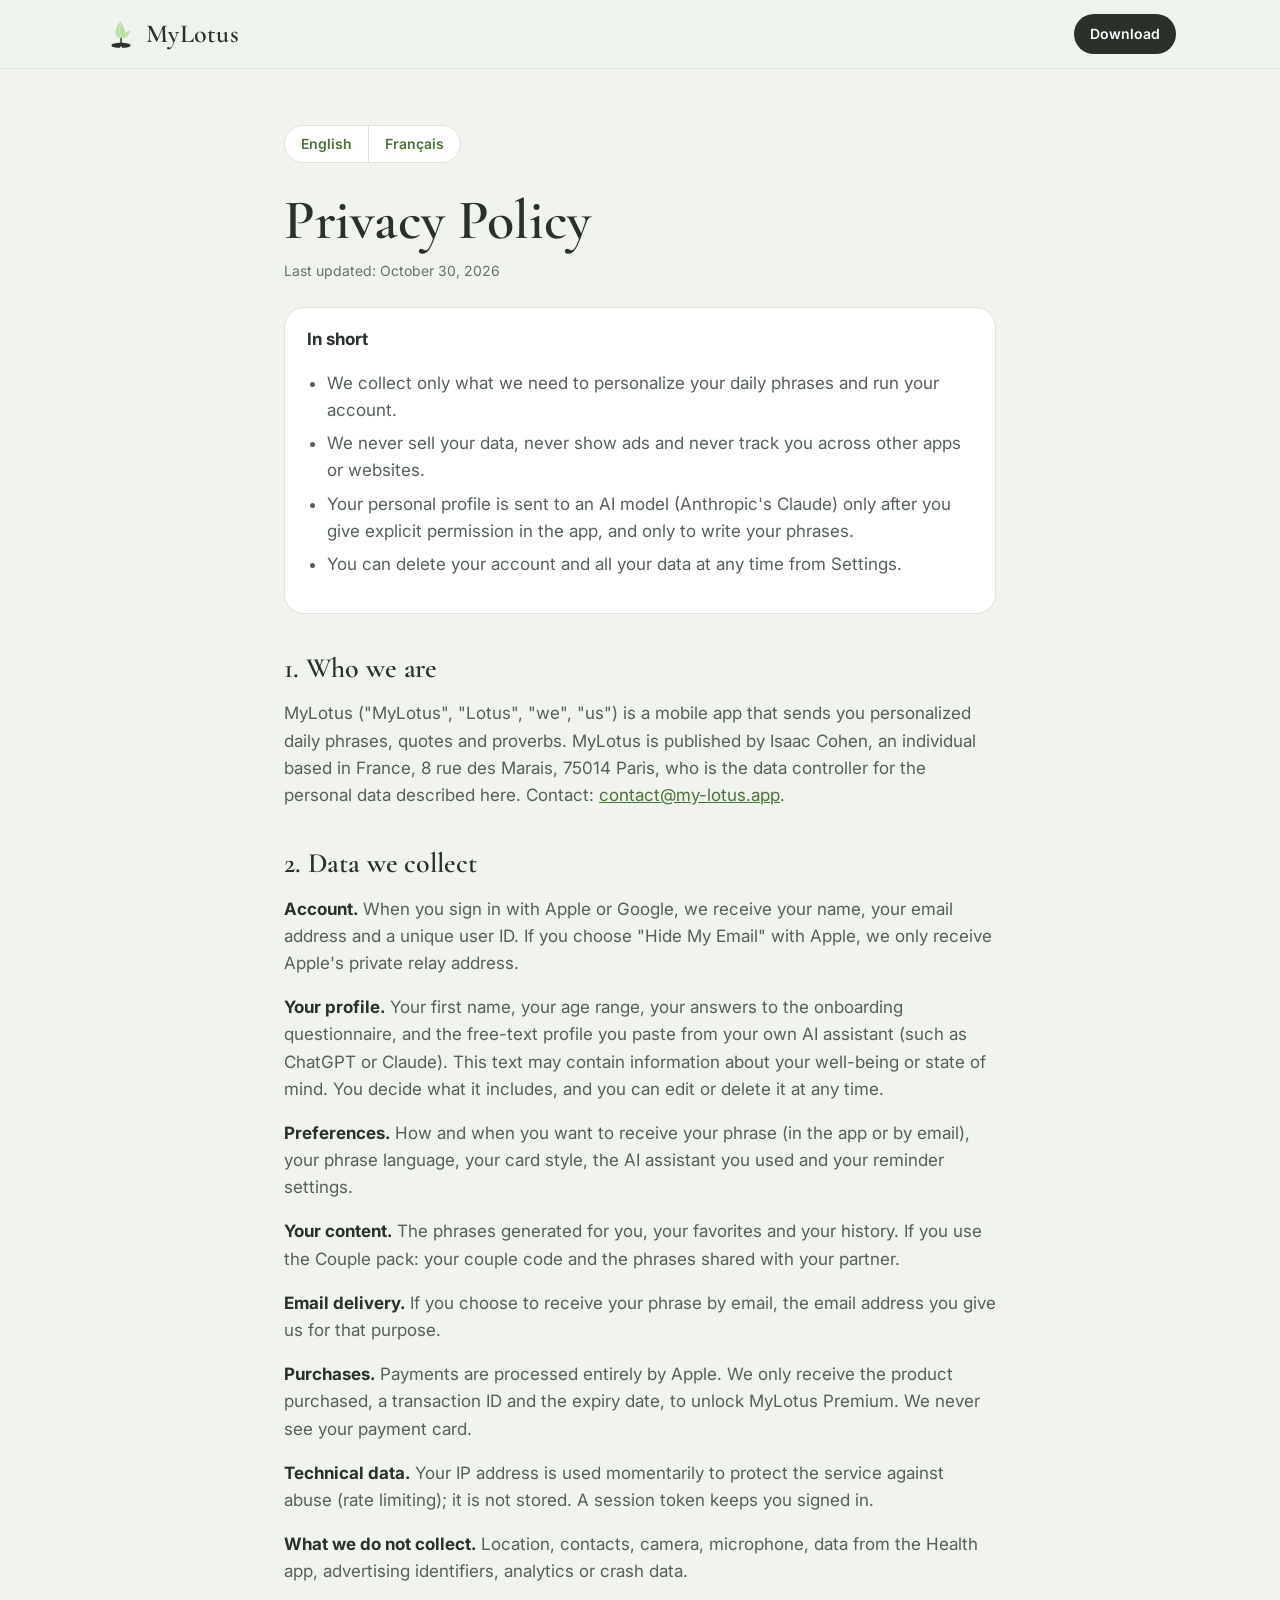
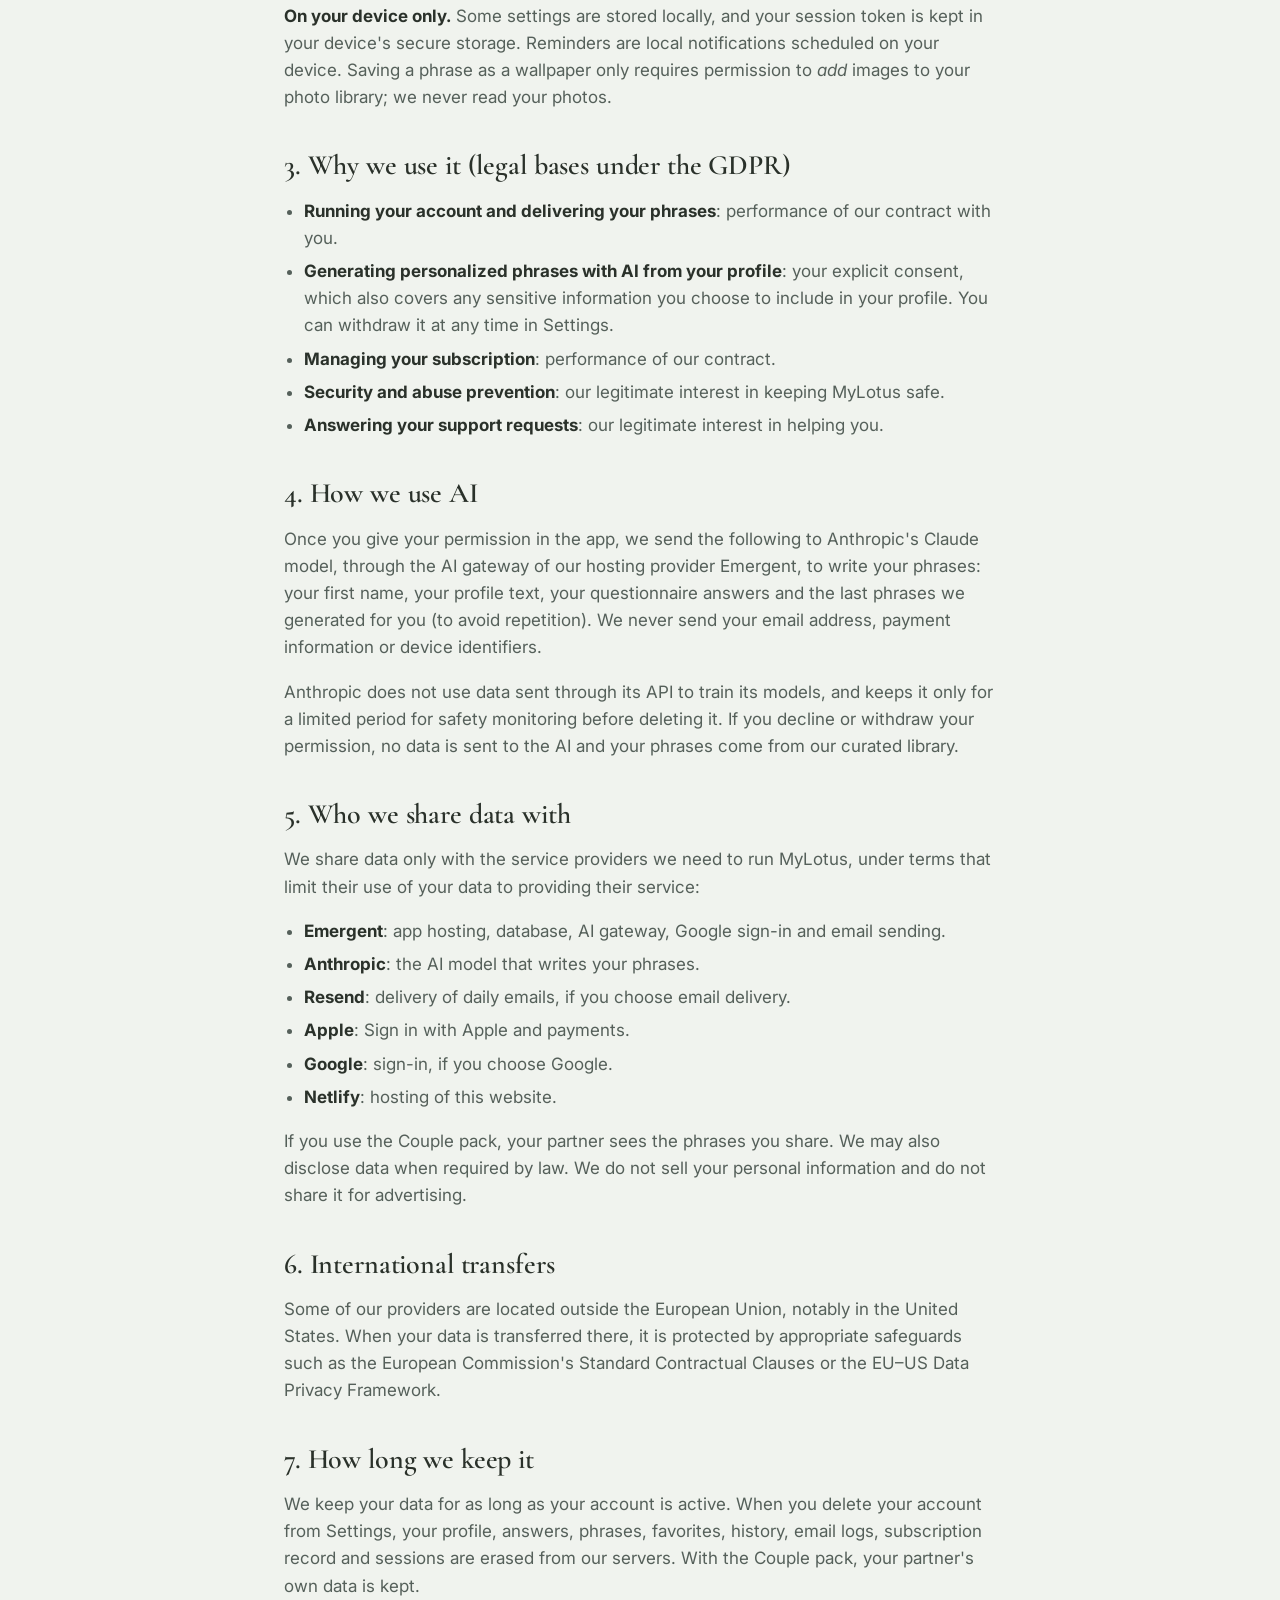
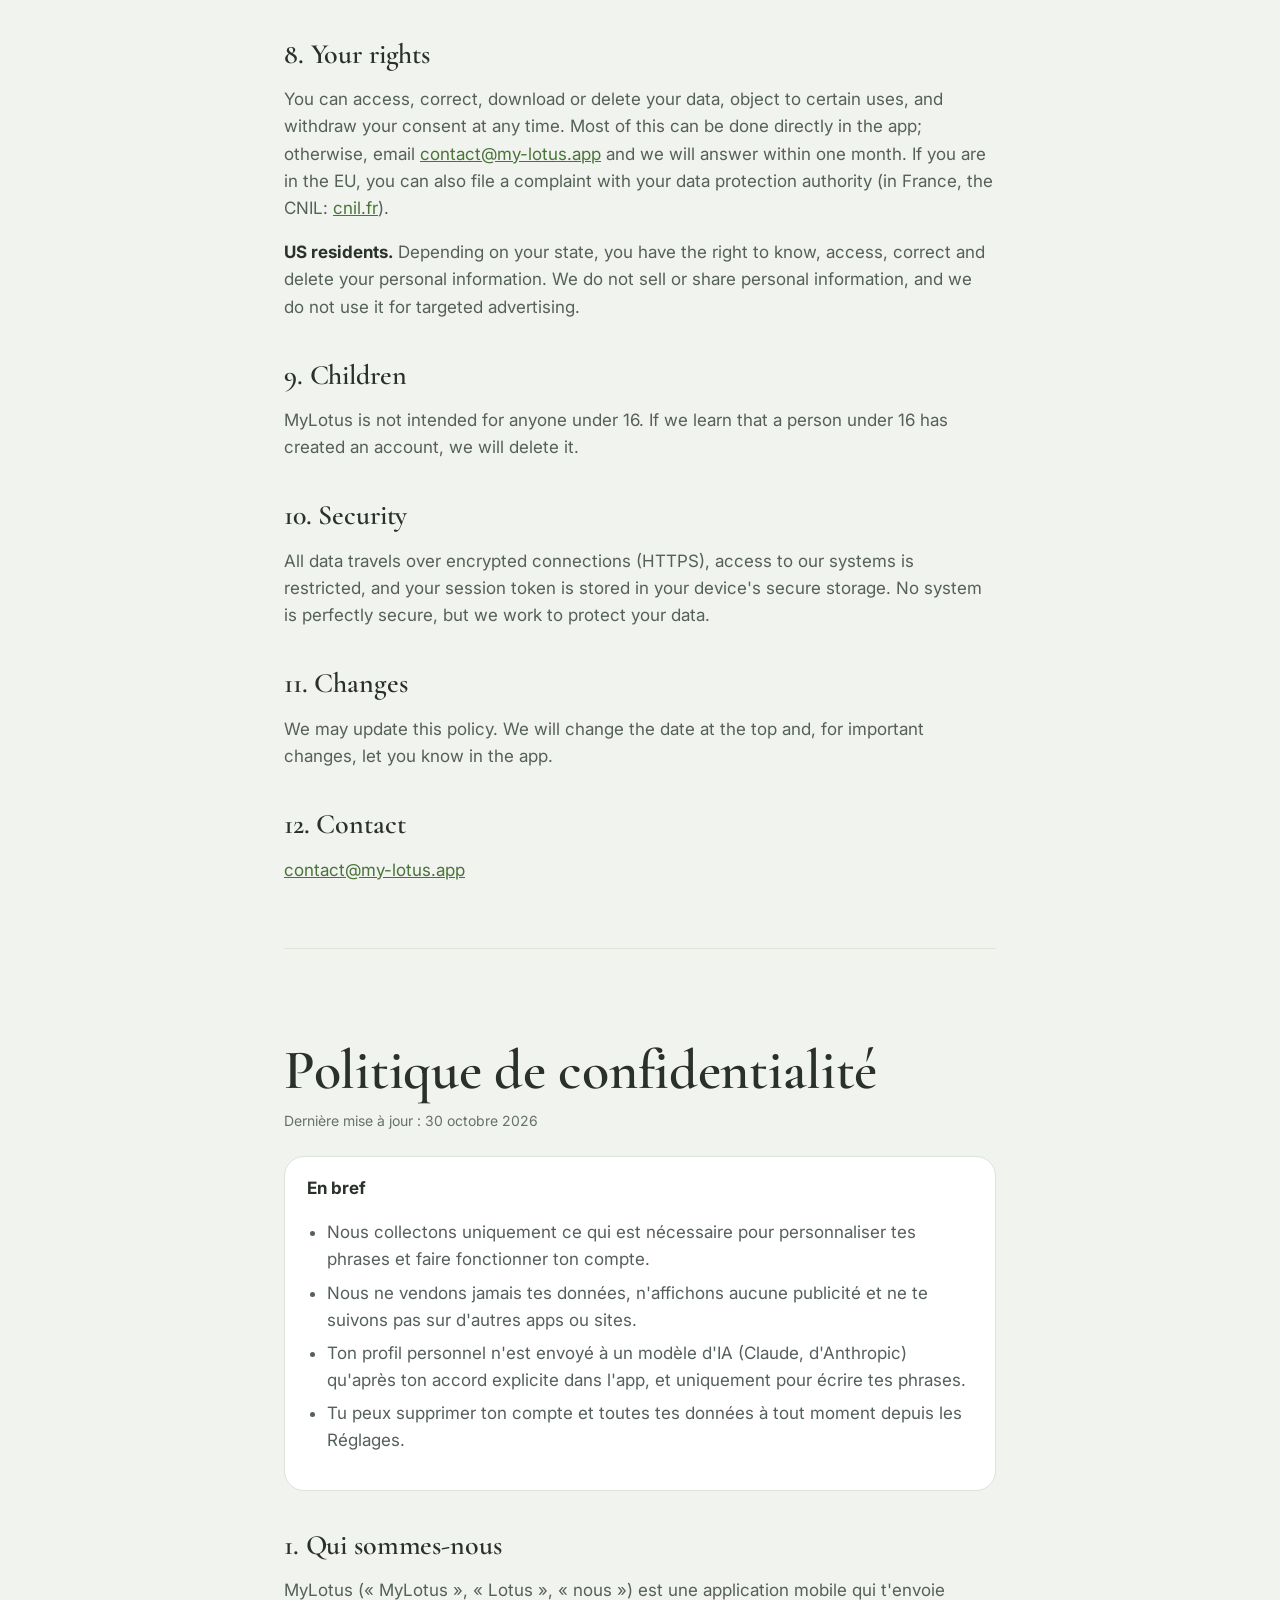
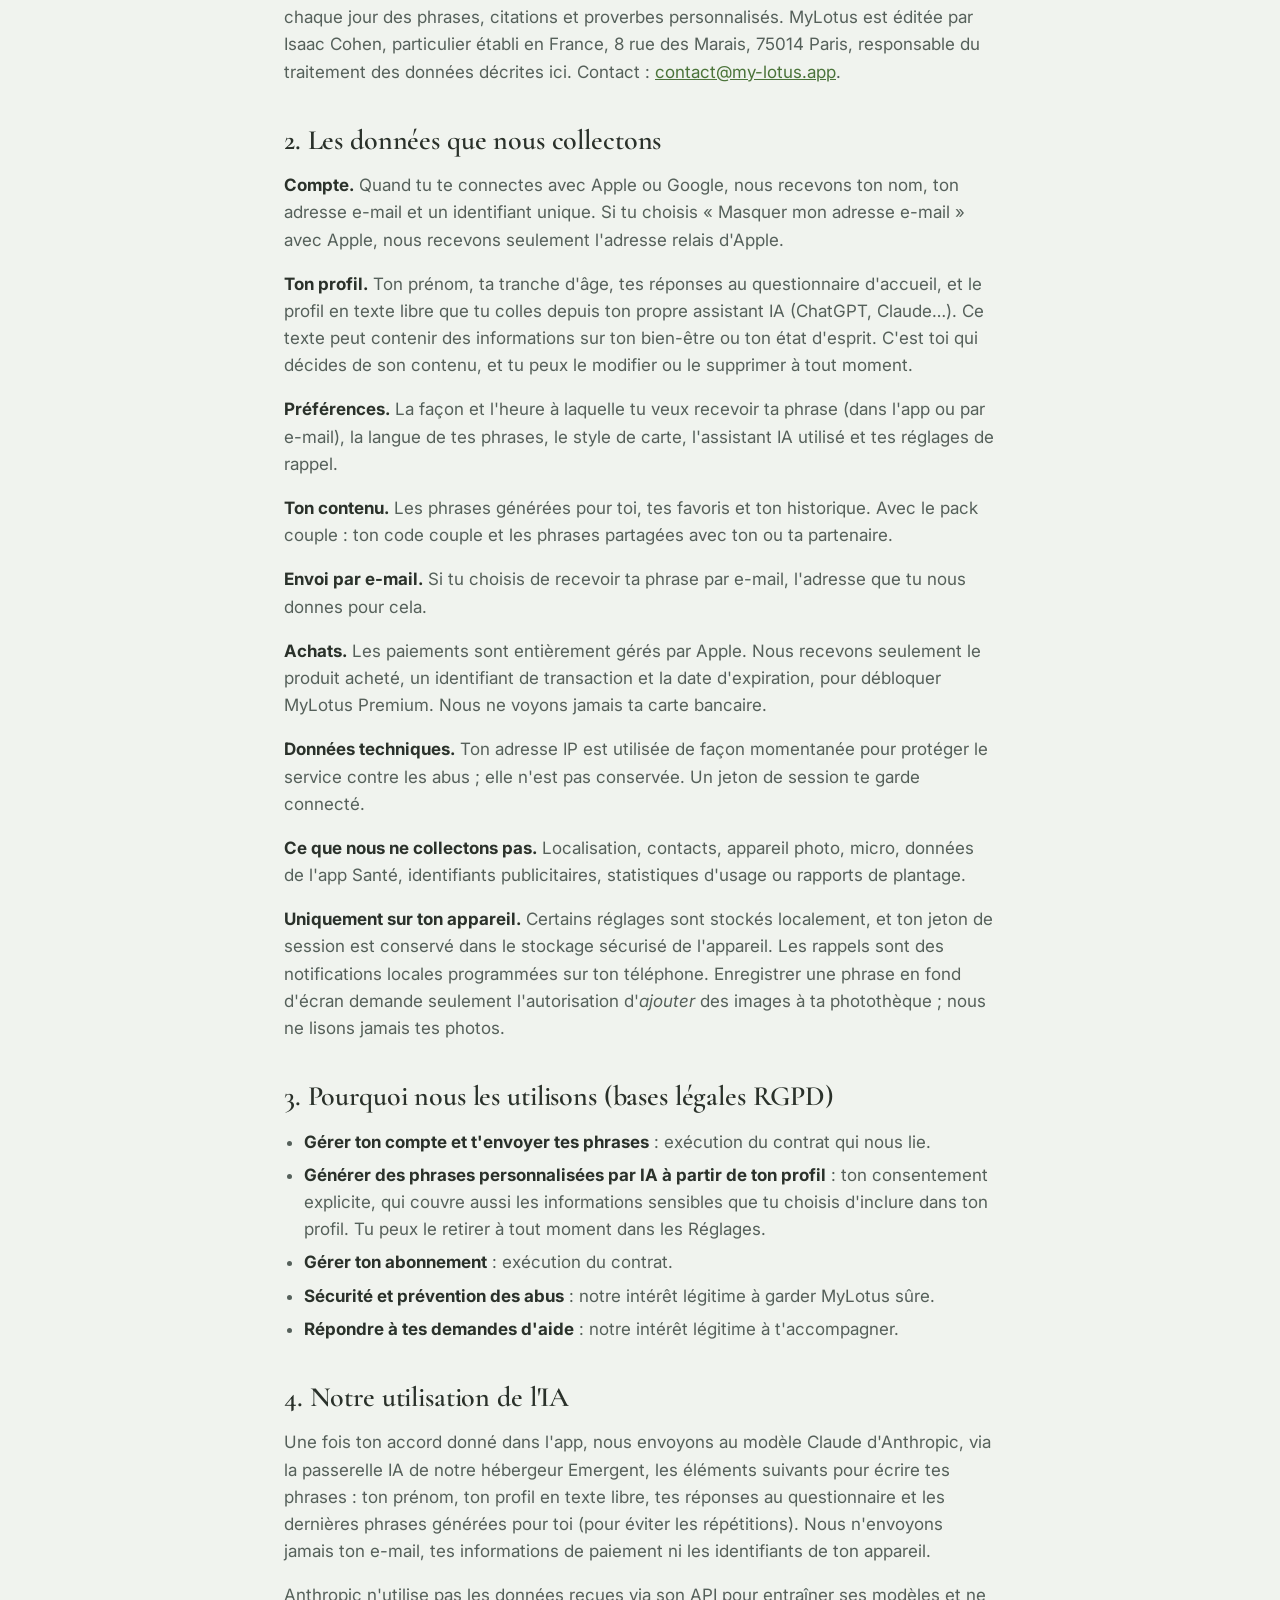
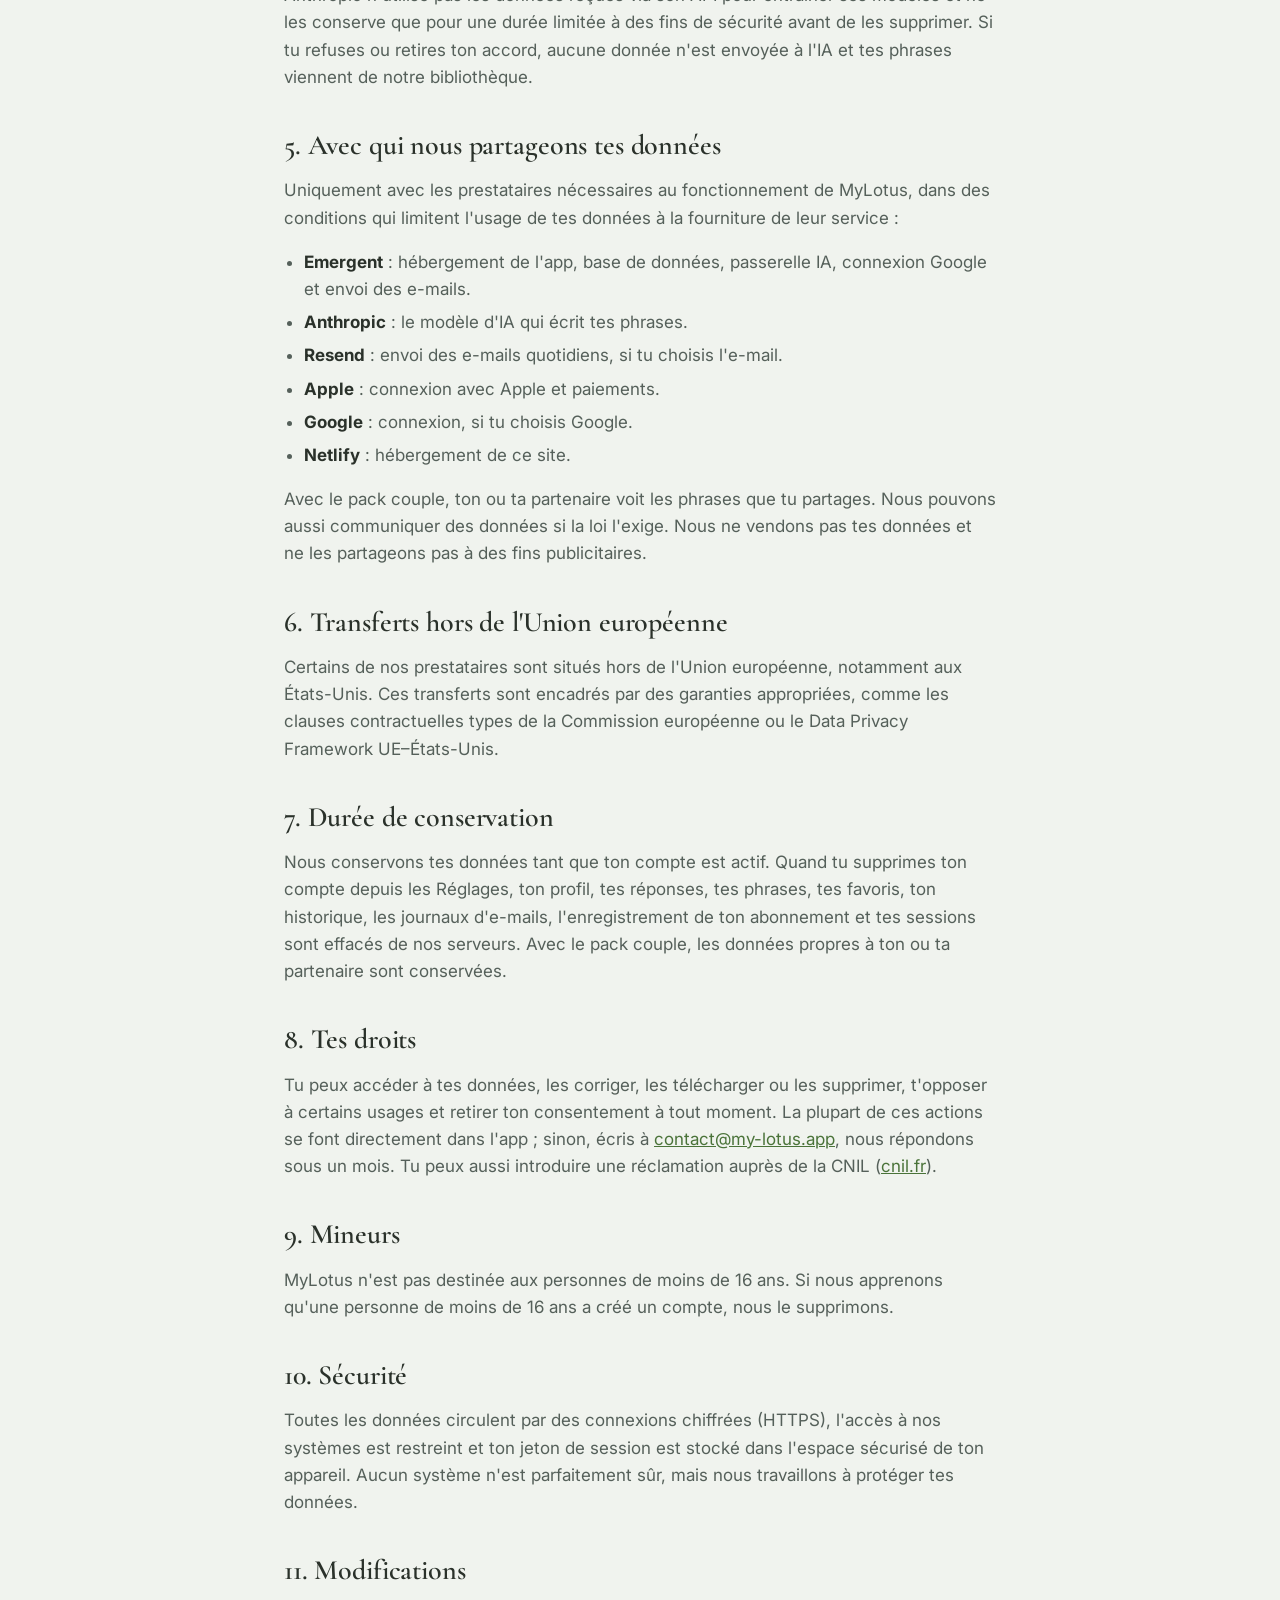
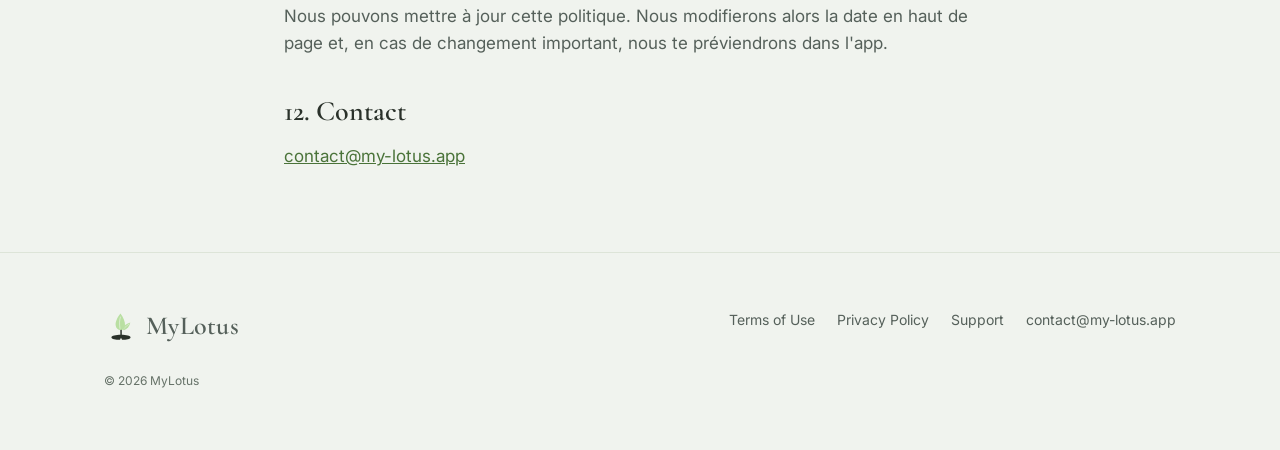
<file: privacy/index.html>
<!doctype html>
<html lang="en">
<head>
<meta charset="utf-8">
<meta name="viewport" content="width=device-width, initial-scale=1">
<title>Privacy Policy · MyLotus</title>
<meta name="theme-color" content="#F0F3EE">
<link rel="icon" href="/assets/favicon.svg" type="image/svg+xml">
<link rel="preconnect" href="https://fonts.googleapis.com">
<link rel="preconnect" href="https://fonts.gstatic.com" crossorigin>
<link href="https://fonts.googleapis.com/css2?family=Cormorant+Garamond:wght@500;600&family=Inter:wght@400;600;700&display=swap" rel="stylesheet">
<link rel="stylesheet" href="/assets/site.css">
</head>
<body>
<header class="site-header scrolled">
  <div class="container nav">
    <a class="brand" href="/"><img src="/assets/logo.svg" alt="">MyLotus</a>
    <div class="nav-right"><a class="btn-dl" href="/#download">Download</a></div>
  </div>
</header>
<main class="legal">
<div class="lang-switch"><a href="#en">English</a><a href="#fr">Français</a></div>
<section id="en">
<h1>Privacy Policy</h1>
<p class="date">Last updated: October 30, 2026</p>
<div class="box"><strong>In short</strong>
<ul>
<li>We collect only what we need to personalize your daily phrases and run your account.</li>
<li>We never sell your data, never show ads and never track you across other apps or websites.</li>
<li>Your personal profile is sent to an AI model (Anthropic's Claude) only after you give explicit permission in the app, and only to write your phrases.</li>
<li>You can delete your account and all your data at any time from Settings.</li>
</ul></div>
<h2>1. Who we are</h2>
<p>MyLotus ("MyLotus", "Lotus", "we", "us") is a mobile app that sends you personalized daily phrases, quotes and proverbs. MyLotus is published by Isaac Cohen, an individual based in France, 8 rue des Marais, 75014 Paris, who is the data controller for the personal data described here. Contact: <a href="mailto:contact@my-lotus.app">contact@my-lotus.app</a>.</p>
<h2>2. Data we collect</h2>
<p><strong>Account.</strong> When you sign in with Apple or Google, we receive your name, your email address and a unique user ID. If you choose "Hide My Email" with Apple, we only receive Apple's private relay address.</p>
<p><strong>Your profile.</strong> Your first name, your age range, your answers to the onboarding questionnaire, and the free-text profile you paste from your own AI assistant (such as ChatGPT or Claude). This text may contain information about your well-being or state of mind. You decide what it includes, and you can edit or delete it at any time.</p>
<p><strong>Preferences.</strong> How and when you want to receive your phrase (in the app or by email), your phrase language, your card style, the AI assistant you used and your reminder settings.</p>
<p><strong>Your content.</strong> The phrases generated for you, your favorites and your history. If you use the Couple pack: your couple code and the phrases shared with your partner.</p>
<p><strong>Email delivery.</strong> If you choose to receive your phrase by email, the email address you give us for that purpose.</p>
<p><strong>Purchases.</strong> Payments are processed entirely by Apple. We only receive the product purchased, a transaction ID and the expiry date, to unlock MyLotus Premium. We never see your payment card.</p>
<p><strong>Technical data.</strong> Your IP address is used momentarily to protect the service against abuse (rate limiting); it is not stored. A session token keeps you signed in.</p>
<p><strong>What we do not collect.</strong> Location, contacts, camera, microphone, data from the Health app, advertising identifiers, analytics or crash data.</p>
<p><strong>On your device only.</strong> Some settings are stored locally, and your session token is kept in your device's secure storage. Reminders are local notifications scheduled on your device. Saving a phrase as a wallpaper only requires permission to <em>add</em> images to your photo library; we never read your photos.</p>
<h2>3. Why we use it (legal bases under the GDPR)</h2>
<ul>
<li><strong>Running your account and delivering your phrases</strong>: performance of our contract with you.</li>
<li><strong>Generating personalized phrases with AI from your profile</strong>: your explicit consent, which also covers any sensitive information you choose to include in your profile. You can withdraw it at any time in Settings.</li>
<li><strong>Managing your subscription</strong>: performance of our contract.</li>
<li><strong>Security and abuse prevention</strong>: our legitimate interest in keeping MyLotus safe.</li>
<li><strong>Answering your support requests</strong>: our legitimate interest in helping you.</li>
</ul>
<h2>4. How we use AI</h2>
<p>Once you give your permission in the app, we send the following to Anthropic's Claude model, through the AI gateway of our hosting provider Emergent, to write your phrases: your first name, your profile text, your questionnaire answers and the last phrases we generated for you (to avoid repetition). We never send your email address, payment information or device identifiers.</p>
<p>Anthropic does not use data sent through its API to train its models, and keeps it only for a limited period for safety monitoring before deleting it. If you decline or withdraw your permission, no data is sent to the AI and your phrases come from our curated library.</p>
<h2>5. Who we share data with</h2>
<p>We share data only with the service providers we need to run MyLotus, under terms that limit their use of your data to providing their service:</p>
<ul>
<li><strong>Emergent</strong>: app hosting, database, AI gateway, Google sign-in and email sending.</li>
<li><strong>Anthropic</strong>: the AI model that writes your phrases.</li>
<li><strong>Resend</strong>: delivery of daily emails, if you choose email delivery.</li>
<li><strong>Apple</strong>: Sign in with Apple and payments.</li>
<li><strong>Google</strong>: sign-in, if you choose Google.</li>
<li><strong>Netlify</strong>: hosting of this website.</li>
</ul>
<p>If you use the Couple pack, your partner sees the phrases you share. We may also disclose data when required by law. We do not sell your personal information and do not share it for advertising.</p>
<h2>6. International transfers</h2>
<p>Some of our providers are located outside the European Union, notably in the United States. When your data is transferred there, it is protected by appropriate safeguards such as the European Commission's Standard Contractual Clauses or the EU–US Data Privacy Framework.</p>
<h2>7. How long we keep it</h2>
<p>We keep your data for as long as your account is active. When you delete your account from Settings, your profile, answers, phrases, favorites, history, email logs, subscription record and sessions are erased from our servers. With the Couple pack, your partner's own data is kept.</p>
<h2>8. Your rights</h2>
<p>You can access, correct, download or delete your data, object to certain uses, and withdraw your consent at any time. Most of this can be done directly in the app; otherwise, email <a href="mailto:contact@my-lotus.app">contact@my-lotus.app</a> and we will answer within one month. If you are in the EU, you can also file a complaint with your data protection authority (in France, the CNIL: <a href="https://www.cnil.fr">cnil.fr</a>).</p>
<p><strong>US residents.</strong> Depending on your state, you have the right to know, access, correct and delete your personal information. We do not sell or share personal information, and we do not use it for targeted advertising.</p>
<h2>9. Children</h2>
<p>MyLotus is not intended for anyone under 16. If we learn that a person under 16 has created an account, we will delete it.</p>
<h2>10. Security</h2>
<p>All data travels over encrypted connections (HTTPS), access to our systems is restricted, and your session token is stored in your device's secure storage. No system is perfectly secure, but we work to protect your data.</p>
<h2>11. Changes</h2>
<p>We may update this policy. We will change the date at the top and, for important changes, let you know in the app.</p>
<h2>12. Contact</h2>
<p><a href="mailto:contact@my-lotus.app">contact@my-lotus.app</a></p>
</section>
<hr>
<section id="fr" lang="fr">
<h1>Politique de confidentialité</h1>
<p class="date">Dernière mise à jour : 30 octobre 2026</p>
<div class="box"><strong>En bref</strong>
<ul>
<li>Nous collectons uniquement ce qui est nécessaire pour personnaliser tes phrases et faire fonctionner ton compte.</li>
<li>Nous ne vendons jamais tes données, n'affichons aucune publicité et ne te suivons pas sur d'autres apps ou sites.</li>
<li>Ton profil personnel n'est envoyé à un modèle d'IA (Claude, d'Anthropic) qu'après ton accord explicite dans l'app, et uniquement pour écrire tes phrases.</li>
<li>Tu peux supprimer ton compte et toutes tes données à tout moment depuis les Réglages.</li>
</ul></div>
<h2>1. Qui sommes-nous</h2>
<p>MyLotus (« MyLotus », « Lotus », « nous ») est une application mobile qui t'envoie chaque jour des phrases, citations et proverbes personnalisés. MyLotus est éditée par Isaac Cohen, particulier établi en France, 8 rue des Marais, 75014 Paris, responsable du traitement des données décrites ici. Contact : <a href="mailto:contact@my-lotus.app">contact@my-lotus.app</a>.</p>
<h2>2. Les données que nous collectons</h2>
<p><strong>Compte.</strong> Quand tu te connectes avec Apple ou Google, nous recevons ton nom, ton adresse e-mail et un identifiant unique. Si tu choisis « Masquer mon adresse e-mail » avec Apple, nous recevons seulement l'adresse relais d'Apple.</p>
<p><strong>Ton profil.</strong> Ton prénom, ta tranche d'âge, tes réponses au questionnaire d'accueil, et le profil en texte libre que tu colles depuis ton propre assistant IA (ChatGPT, Claude…). Ce texte peut contenir des informations sur ton bien-être ou ton état d'esprit. C'est toi qui décides de son contenu, et tu peux le modifier ou le supprimer à tout moment.</p>
<p><strong>Préférences.</strong> La façon et l'heure à laquelle tu veux recevoir ta phrase (dans l'app ou par e-mail), la langue de tes phrases, le style de carte, l'assistant IA utilisé et tes réglages de rappel.</p>
<p><strong>Ton contenu.</strong> Les phrases générées pour toi, tes favoris et ton historique. Avec le pack couple : ton code couple et les phrases partagées avec ton ou ta partenaire.</p>
<p><strong>Envoi par e-mail.</strong> Si tu choisis de recevoir ta phrase par e-mail, l'adresse que tu nous donnes pour cela.</p>
<p><strong>Achats.</strong> Les paiements sont entièrement gérés par Apple. Nous recevons seulement le produit acheté, un identifiant de transaction et la date d'expiration, pour débloquer MyLotus Premium. Nous ne voyons jamais ta carte bancaire.</p>
<p><strong>Données techniques.</strong> Ton adresse IP est utilisée de façon momentanée pour protéger le service contre les abus ; elle n'est pas conservée. Un jeton de session te garde connecté.</p>
<p><strong>Ce que nous ne collectons pas.</strong> Localisation, contacts, appareil photo, micro, données de l'app Santé, identifiants publicitaires, statistiques d'usage ou rapports de plantage.</p>
<p><strong>Uniquement sur ton appareil.</strong> Certains réglages sont stockés localement, et ton jeton de session est conservé dans le stockage sécurisé de l'appareil. Les rappels sont des notifications locales programmées sur ton téléphone. Enregistrer une phrase en fond d'écran demande seulement l'autorisation d'<em>ajouter</em> des images à ta photothèque ; nous ne lisons jamais tes photos.</p>
<h2>3. Pourquoi nous les utilisons (bases légales RGPD)</h2>
<ul>
<li><strong>Gérer ton compte et t'envoyer tes phrases</strong> : exécution du contrat qui nous lie.</li>
<li><strong>Générer des phrases personnalisées par IA à partir de ton profil</strong> : ton consentement explicite, qui couvre aussi les informations sensibles que tu choisis d'inclure dans ton profil. Tu peux le retirer à tout moment dans les Réglages.</li>
<li><strong>Gérer ton abonnement</strong> : exécution du contrat.</li>
<li><strong>Sécurité et prévention des abus</strong> : notre intérêt légitime à garder MyLotus sûre.</li>
<li><strong>Répondre à tes demandes d'aide</strong> : notre intérêt légitime à t'accompagner.</li>
</ul>
<h2>4. Notre utilisation de l'IA</h2>
<p>Une fois ton accord donné dans l'app, nous envoyons au modèle Claude d'Anthropic, via la passerelle IA de notre hébergeur Emergent, les éléments suivants pour écrire tes phrases : ton prénom, ton profil en texte libre, tes réponses au questionnaire et les dernières phrases générées pour toi (pour éviter les répétitions). Nous n'envoyons jamais ton e-mail, tes informations de paiement ni les identifiants de ton appareil.</p>
<p>Anthropic n'utilise pas les données reçues via son API pour entraîner ses modèles et ne les conserve que pour une durée limitée à des fins de sécurité avant de les supprimer. Si tu refuses ou retires ton accord, aucune donnée n'est envoyée à l'IA et tes phrases viennent de notre bibliothèque.</p>
<h2>5. Avec qui nous partageons tes données</h2>
<p>Uniquement avec les prestataires nécessaires au fonctionnement de MyLotus, dans des conditions qui limitent l'usage de tes données à la fourniture de leur service :</p>
<ul>
<li><strong>Emergent</strong> : hébergement de l'app, base de données, passerelle IA, connexion Google et envoi des e-mails.</li>
<li><strong>Anthropic</strong> : le modèle d'IA qui écrit tes phrases.</li>
<li><strong>Resend</strong> : envoi des e-mails quotidiens, si tu choisis l'e-mail.</li>
<li><strong>Apple</strong> : connexion avec Apple et paiements.</li>
<li><strong>Google</strong> : connexion, si tu choisis Google.</li>
<li><strong>Netlify</strong> : hébergement de ce site.</li>
</ul>
<p>Avec le pack couple, ton ou ta partenaire voit les phrases que tu partages. Nous pouvons aussi communiquer des données si la loi l'exige. Nous ne vendons pas tes données et ne les partageons pas à des fins publicitaires.</p>
<h2>6. Transferts hors de l'Union européenne</h2>
<p>Certains de nos prestataires sont situés hors de l'Union européenne, notamment aux États-Unis. Ces transferts sont encadrés par des garanties appropriées, comme les clauses contractuelles types de la Commission européenne ou le Data Privacy Framework UE–États-Unis.</p>
<h2>7. Durée de conservation</h2>
<p>Nous conservons tes données tant que ton compte est actif. Quand tu supprimes ton compte depuis les Réglages, ton profil, tes réponses, tes phrases, tes favoris, ton historique, les journaux d'e-mails, l'enregistrement de ton abonnement et tes sessions sont effacés de nos serveurs. Avec le pack couple, les données propres à ton ou ta partenaire sont conservées.</p>
<h2>8. Tes droits</h2>
<p>Tu peux accéder à tes données, les corriger, les télécharger ou les supprimer, t'opposer à certains usages et retirer ton consentement à tout moment. La plupart de ces actions se font directement dans l'app ; sinon, écris à <a href="mailto:contact@my-lotus.app">contact@my-lotus.app</a>, nous répondons sous un mois. Tu peux aussi introduire une réclamation auprès de la CNIL (<a href="https://www.cnil.fr">cnil.fr</a>).</p>
<h2>9. Mineurs</h2>
<p>MyLotus n'est pas destinée aux personnes de moins de 16 ans. Si nous apprenons qu'une personne de moins de 16 ans a créé un compte, nous le supprimons.</p>
<h2>10. Sécurité</h2>
<p>Toutes les données circulent par des connexions chiffrées (HTTPS), l'accès à nos systèmes est restreint et ton jeton de session est stocké dans l'espace sécurisé de ton appareil. Aucun système n'est parfaitement sûr, mais nous travaillons à protéger tes données.</p>
<h2>11. Modifications</h2>
<p>Nous pouvons mettre à jour cette politique. Nous modifierons alors la date en haut de page et, en cas de changement important, nous te préviendrons dans l'app.</p>
<h2>12. Contact</h2>
<p><a href="mailto:contact@my-lotus.app">contact@my-lotus.app</a></p>
</section>
</main>
<footer class="site-footer">
  <div class="container">
    <div class="foot">
      <a class="brand" href="/"><img src="/assets/logo.svg" alt="">MyLotus</a>
      <div class="foot-links">
        <a href="/terms/">Terms of Use</a><a href="/privacy/">Privacy Policy</a><a href="/support/">Support</a><a href="mailto:contact@my-lotus.app">contact@my-lotus.app</a>
      </div>
    </div>
    <p class="disclaimer">© 2026 MyLotus</p>
  </div>
</footer>
</body>
</html>
</file>
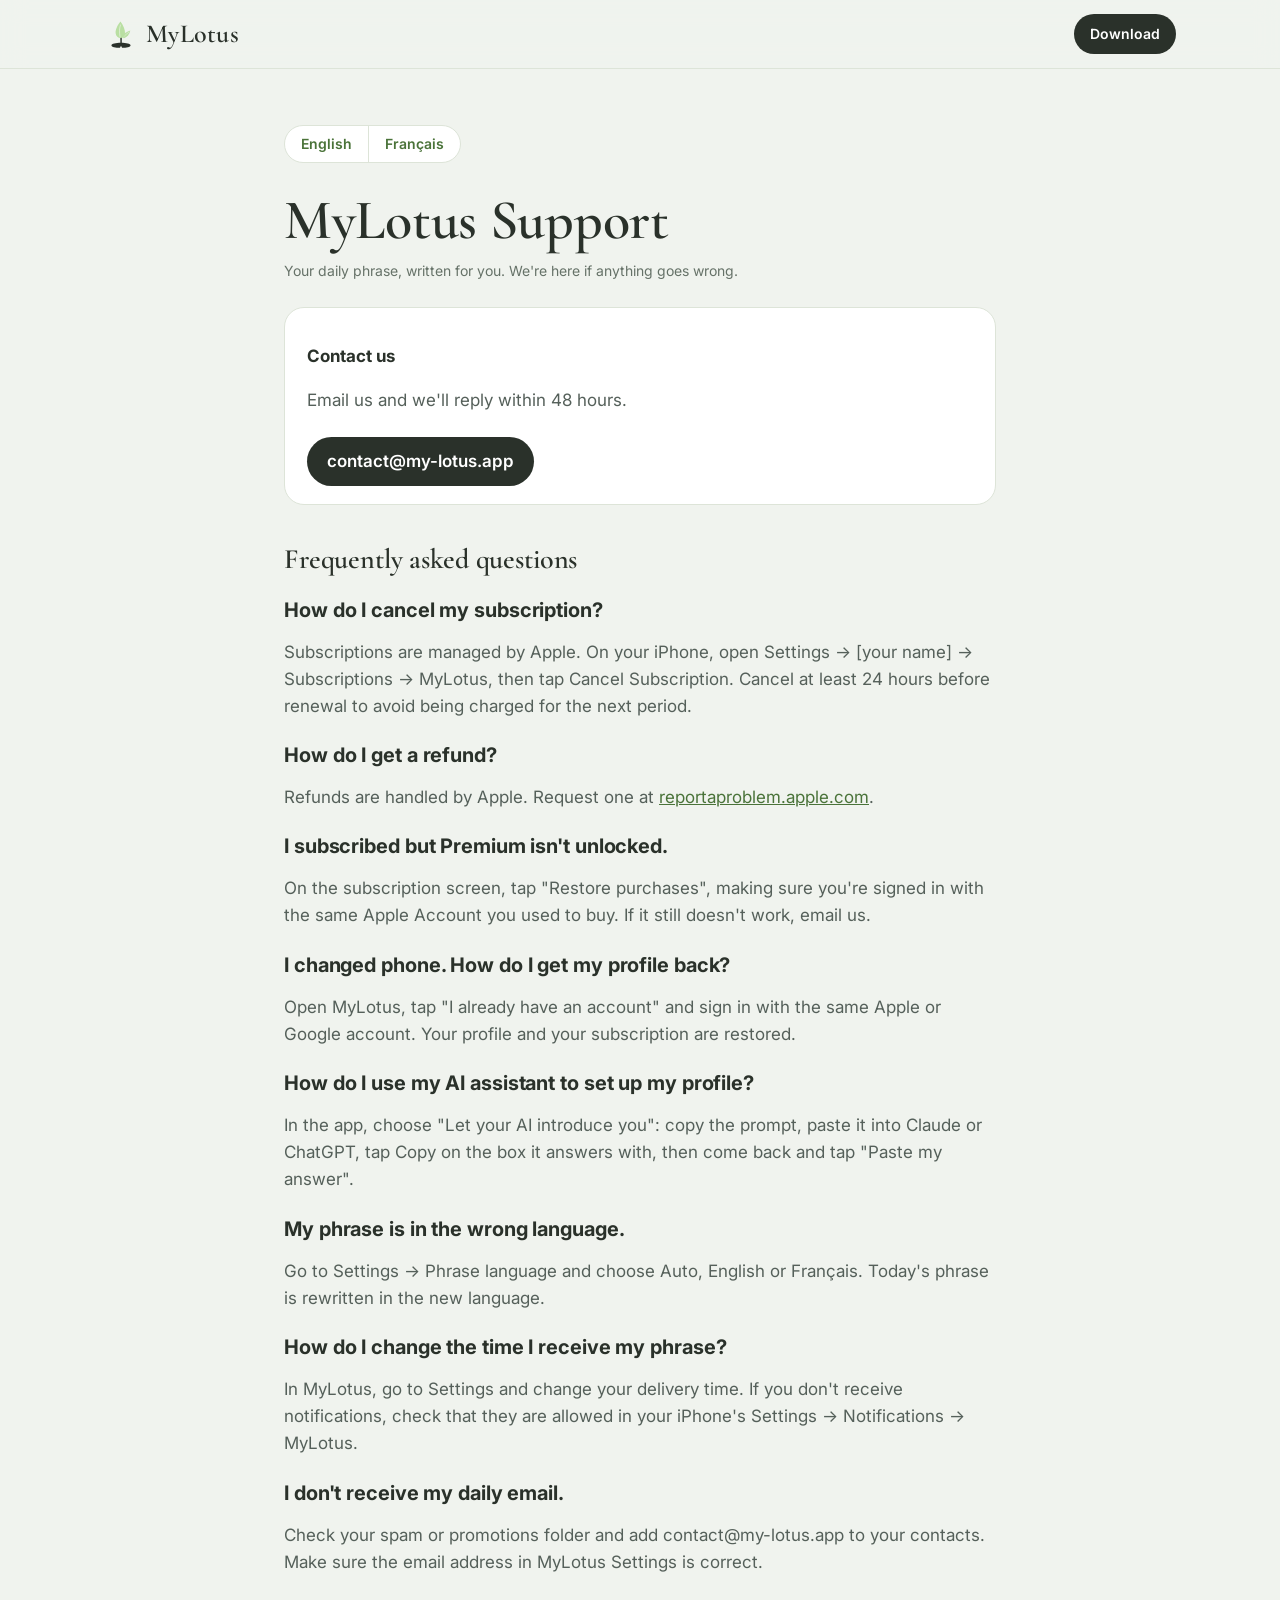
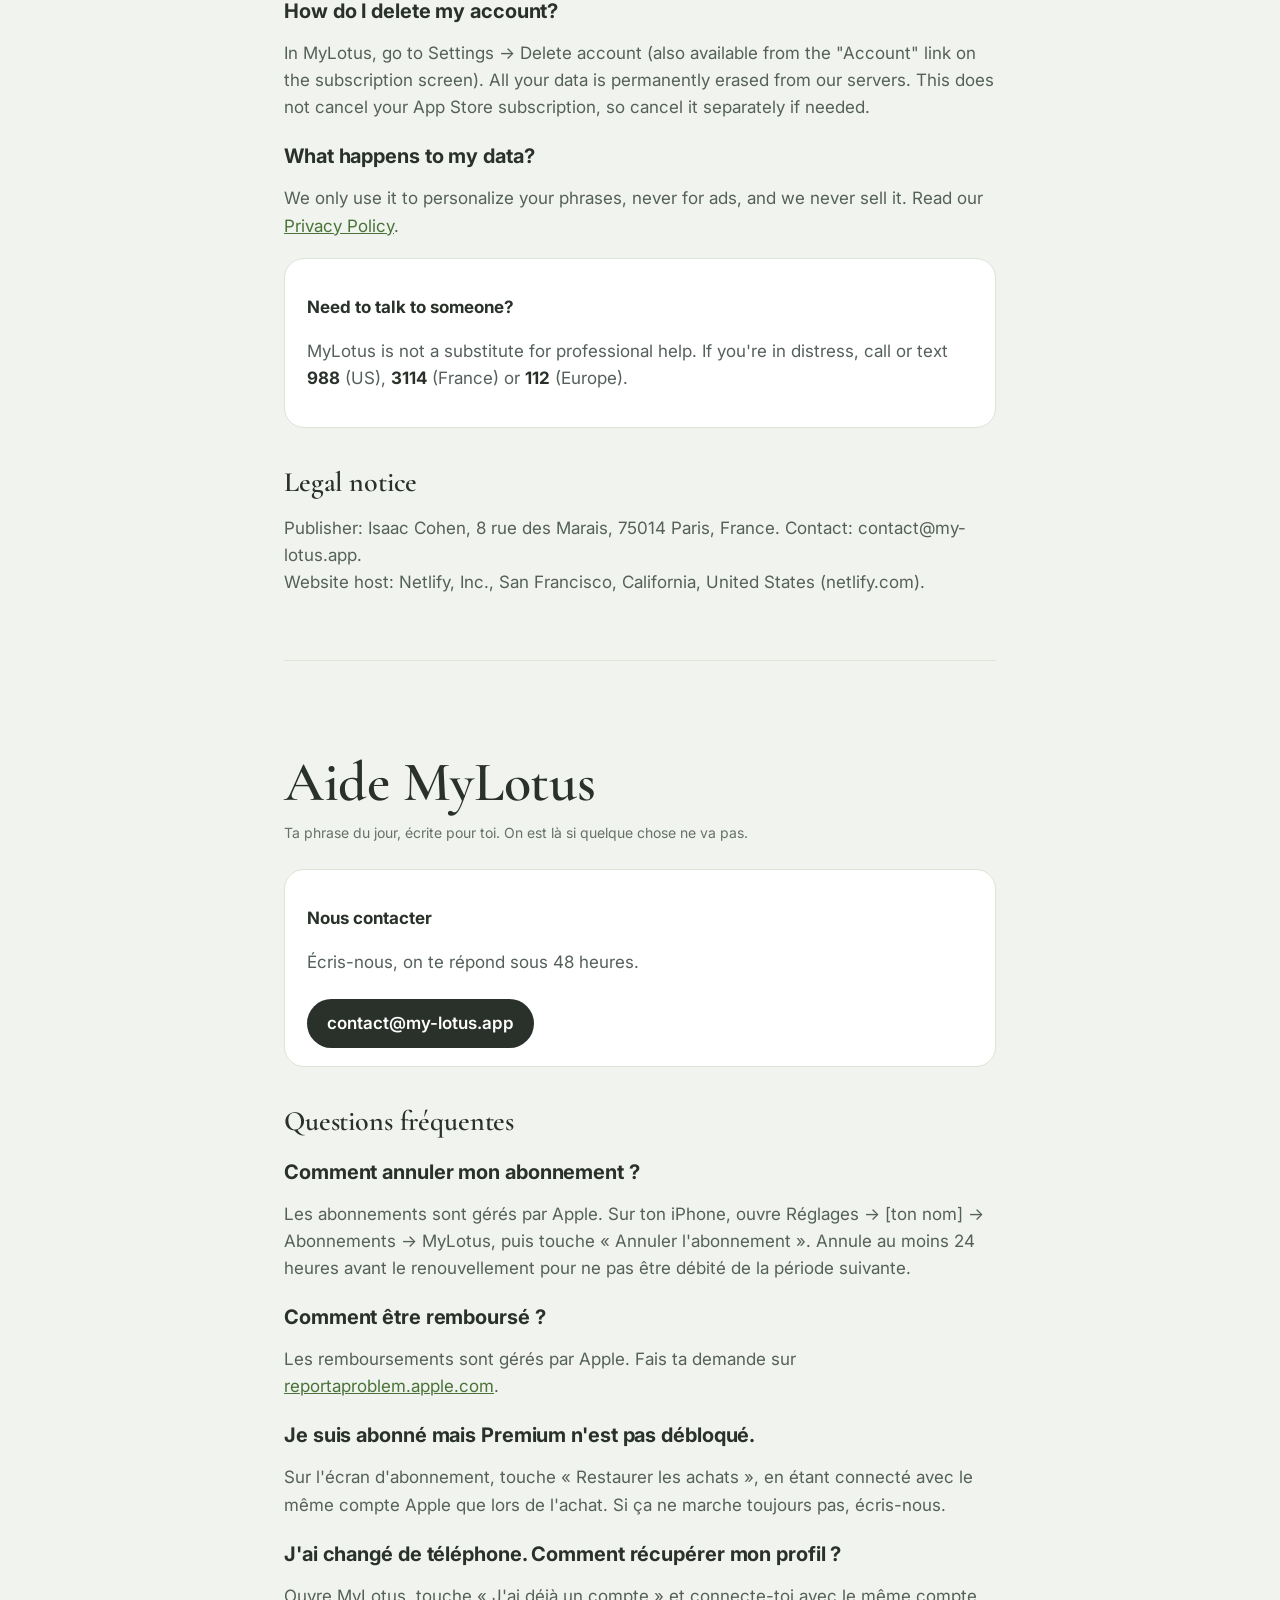
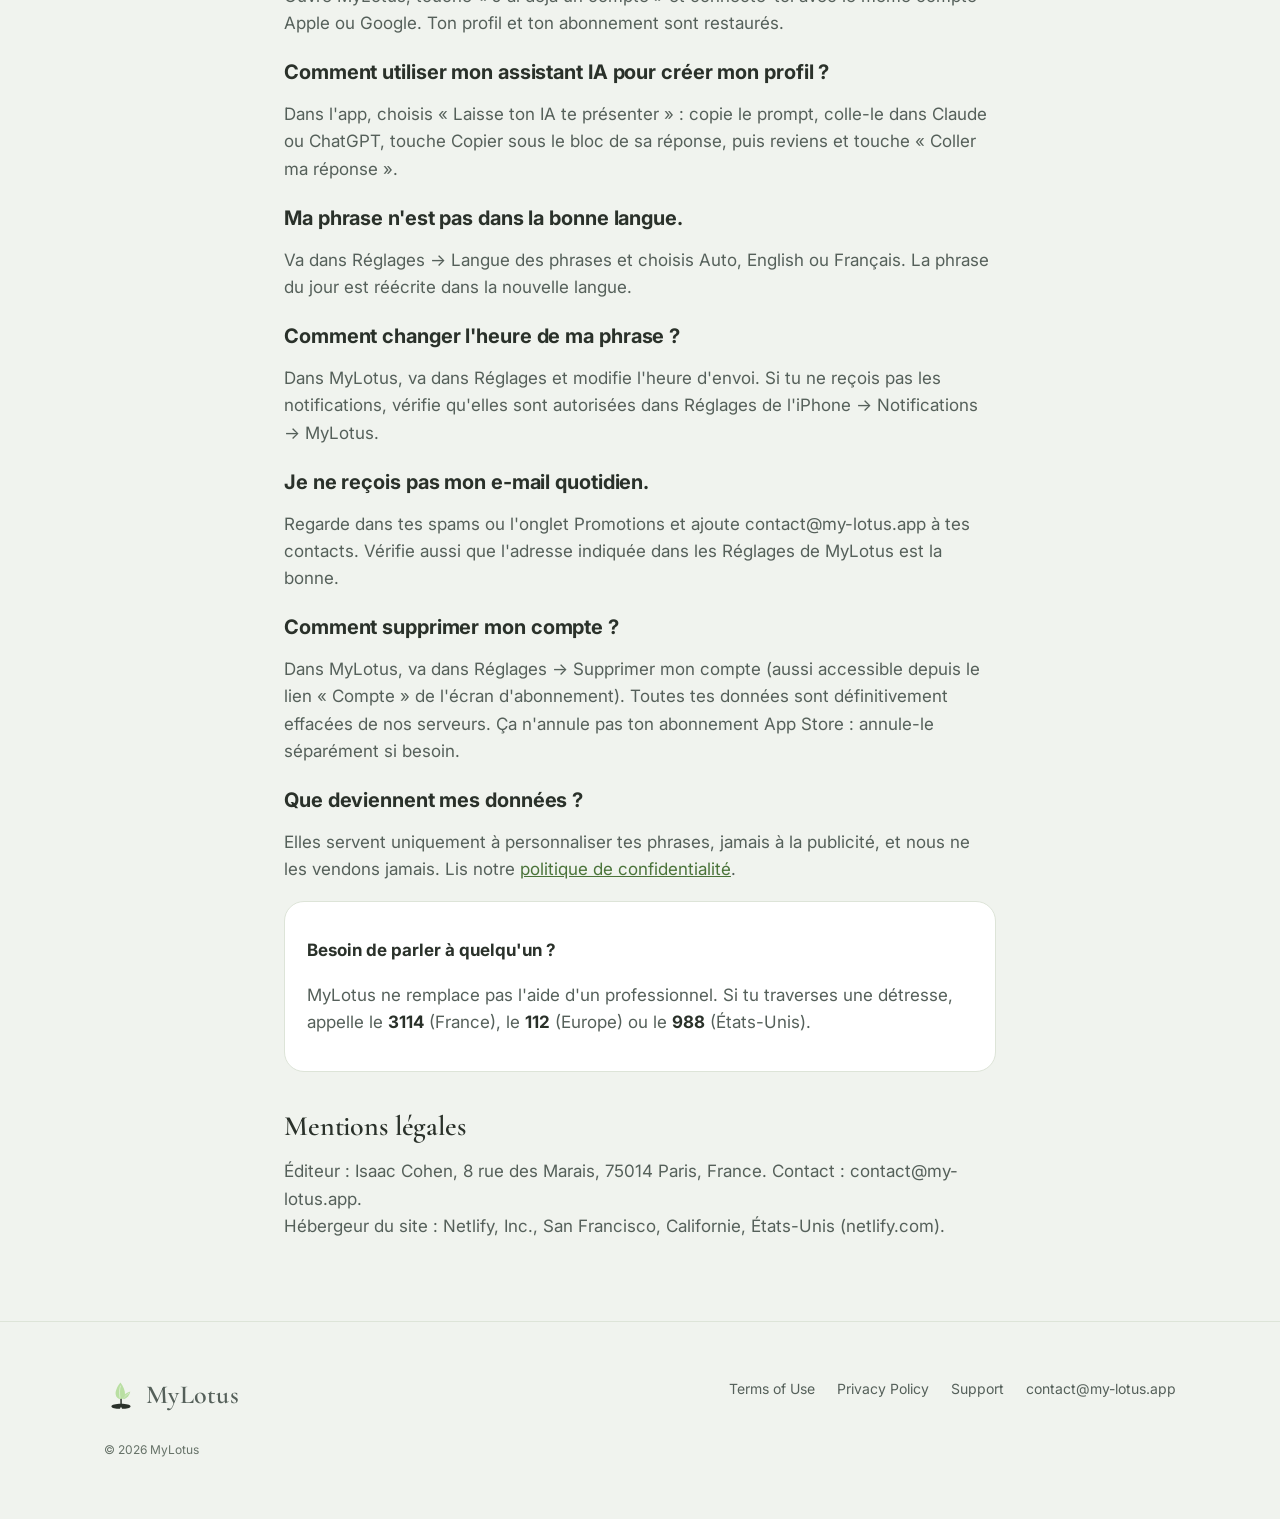
<file: support/index.html>
<!doctype html>
<html lang="en">
<head>
<meta charset="utf-8">
<meta name="viewport" content="width=device-width, initial-scale=1">
<title>Support · MyLotus</title>
<meta name="theme-color" content="#F0F3EE">
<link rel="icon" href="/assets/favicon.svg" type="image/svg+xml">
<link rel="preconnect" href="https://fonts.googleapis.com">
<link rel="preconnect" href="https://fonts.gstatic.com" crossorigin>
<link href="https://fonts.googleapis.com/css2?family=Cormorant+Garamond:wght@500;600&family=Inter:wght@400;600;700&display=swap" rel="stylesheet">
<link rel="stylesheet" href="/assets/site.css">
</head>
<body>
<header class="site-header scrolled">
  <div class="container nav">
    <a class="brand" href="/"><img src="/assets/logo.svg" alt="">MyLotus</a>
    <div class="nav-right"><a class="btn-dl" href="/#download">Download</a></div>
  </div>
</header>
<main class="legal">
<div class="lang-switch"><a href="#en">English</a><a href="#fr">Français</a></div>
<section id="en">
<h1>MyLotus Support</h1>
<p class="date">Your daily phrase, written for you. We're here if anything goes wrong.</p>
<div class="box"><p><strong>Contact us</strong></p><p>Email us and we'll reply within 48 hours.</p>
<a class="btn-mail" href="mailto:contact@my-lotus.app?subject=MyLotus%20support">contact@my-lotus.app</a></div>
<h2>Frequently asked questions</h2>
<h3>How do I cancel my subscription?</h3>
<p>Subscriptions are managed by Apple. On your iPhone, open Settings → [your name] → Subscriptions → MyLotus, then tap Cancel Subscription. Cancel at least 24 hours before renewal to avoid being charged for the next period.</p>
<h3>How do I get a refund?</h3>
<p>Refunds are handled by Apple. Request one at <a href="https://reportaproblem.apple.com">reportaproblem.apple.com</a>.</p>
<h3>I subscribed but Premium isn't unlocked.</h3>
<p>On the subscription screen, tap "Restore purchases", making sure you're signed in with the same Apple Account you used to buy. If it still doesn't work, email us.</p>
<h3>I changed phone. How do I get my profile back?</h3>
<p>Open MyLotus, tap "I already have an account" and sign in with the same Apple or Google account. Your profile and your subscription are restored.</p>
<h3>How do I use my AI assistant to set up my profile?</h3>
<p>In the app, choose "Let your AI introduce you": copy the prompt, paste it into Claude or ChatGPT, tap Copy on the box it answers with, then come back and tap "Paste my answer".</p>
<h3>My phrase is in the wrong language.</h3>
<p>Go to Settings → Phrase language and choose Auto, English or Français. Today's phrase is rewritten in the new language.</p>
<h3>How do I change the time I receive my phrase?</h3>
<p>In MyLotus, go to Settings and change your delivery time. If you don't receive notifications, check that they are allowed in your iPhone's Settings → Notifications → MyLotus.</p>
<h3>I don't receive my daily email.</h3>
<p>Check your spam or promotions folder and add contact@my-lotus.app to your contacts. Make sure the email address in MyLotus Settings is correct.</p>
<h3>How do I delete my account?</h3>
<p>In MyLotus, go to Settings → Delete account (also available from the "Account" link on the subscription screen). All your data is permanently erased from our servers. This does not cancel your App Store subscription, so cancel it separately if needed.</p>
<h3>What happens to my data?</h3>
<p>We only use it to personalize your phrases, never for ads, and we never sell it. Read our <a href="/privacy/">Privacy Policy</a>.</p>
<div class="box"><p><strong>Need to talk to someone?</strong></p><p>MyLotus is not a substitute for professional help. If you're in distress, call or text <strong>988</strong> (US), <strong>3114</strong> (France) or <strong>112</strong> (Europe).</p></div>
<h2>Legal notice</h2>
<p>Publisher: Isaac Cohen, 8 rue des Marais, 75014 Paris, France. Contact: contact@my-lotus.app.<br>
Website host: Netlify, Inc., San Francisco, California, United States (netlify.com).</p>
</section>
<hr>
<section id="fr" lang="fr">
<h1>Aide MyLotus</h1>
<p class="date">Ta phrase du jour, écrite pour toi. On est là si quelque chose ne va pas.</p>
<div class="box"><p><strong>Nous contacter</strong></p><p>Écris-nous, on te répond sous 48 heures.</p>
<a class="btn-mail" href="mailto:contact@my-lotus.app?subject=Aide%20MyLotus">contact@my-lotus.app</a></div>
<h2>Questions fréquentes</h2>
<h3>Comment annuler mon abonnement ?</h3>
<p>Les abonnements sont gérés par Apple. Sur ton iPhone, ouvre Réglages → [ton nom] → Abonnements → MyLotus, puis touche « Annuler l'abonnement ». Annule au moins 24 heures avant le renouvellement pour ne pas être débité de la période suivante.</p>
<h3>Comment être remboursé ?</h3>
<p>Les remboursements sont gérés par Apple. Fais ta demande sur <a href="https://reportaproblem.apple.com">reportaproblem.apple.com</a>.</p>
<h3>Je suis abonné mais Premium n'est pas débloqué.</h3>
<p>Sur l'écran d'abonnement, touche « Restaurer les achats », en étant connecté avec le même compte Apple que lors de l'achat. Si ça ne marche toujours pas, écris-nous.</p>
<h3>J'ai changé de téléphone. Comment récupérer mon profil ?</h3>
<p>Ouvre MyLotus, touche « J'ai déjà un compte » et connecte-toi avec le même compte Apple ou Google. Ton profil et ton abonnement sont restaurés.</p>
<h3>Comment utiliser mon assistant IA pour créer mon profil ?</h3>
<p>Dans l'app, choisis « Laisse ton IA te présenter » : copie le prompt, colle-le dans Claude ou ChatGPT, touche Copier sous le bloc de sa réponse, puis reviens et touche « Coller ma réponse ».</p>
<h3>Ma phrase n'est pas dans la bonne langue.</h3>
<p>Va dans Réglages → Langue des phrases et choisis Auto, English ou Français. La phrase du jour est réécrite dans la nouvelle langue.</p>
<h3>Comment changer l'heure de ma phrase ?</h3>
<p>Dans MyLotus, va dans Réglages et modifie l'heure d'envoi. Si tu ne reçois pas les notifications, vérifie qu'elles sont autorisées dans Réglages de l'iPhone → Notifications → MyLotus.</p>
<h3>Je ne reçois pas mon e-mail quotidien.</h3>
<p>Regarde dans tes spams ou l'onglet Promotions et ajoute contact@my-lotus.app à tes contacts. Vérifie aussi que l'adresse indiquée dans les Réglages de MyLotus est la bonne.</p>
<h3>Comment supprimer mon compte ?</h3>
<p>Dans MyLotus, va dans Réglages → Supprimer mon compte (aussi accessible depuis le lien « Compte » de l'écran d'abonnement). Toutes tes données sont définitivement effacées de nos serveurs. Ça n'annule pas ton abonnement App Store : annule-le séparément si besoin.</p>
<h3>Que deviennent mes données ?</h3>
<p>Elles servent uniquement à personnaliser tes phrases, jamais à la publicité, et nous ne les vendons jamais. Lis notre <a href="/privacy/#fr">politique de confidentialité</a>.</p>
<div class="box"><p><strong>Besoin de parler à quelqu'un ?</strong></p><p>MyLotus ne remplace pas l'aide d'un professionnel. Si tu traverses une détresse, appelle le <strong>3114</strong> (France), le <strong>112</strong> (Europe) ou le <strong>988</strong> (États-Unis).</p></div>
<h2>Mentions légales</h2>
<p>Éditeur : Isaac Cohen, 8 rue des Marais, 75014 Paris, France. Contact : contact@my-lotus.app.<br>
Hébergeur du site : Netlify, Inc., San Francisco, Californie, États-Unis (netlify.com).</p>
</section>
</main>
<footer class="site-footer">
  <div class="container">
    <div class="foot">
      <a class="brand" href="/"><img src="/assets/logo.svg" alt="">MyLotus</a>
      <div class="foot-links">
        <a href="/terms/">Terms of Use</a><a href="/privacy/">Privacy Policy</a><a href="/support/">Support</a><a href="mailto:contact@my-lotus.app">contact@my-lotus.app</a>
      </div>
    </div>
    <p class="disclaimer">© 2026 MyLotus</p>
  </div>
</footer>
</body>
</html>
</file>
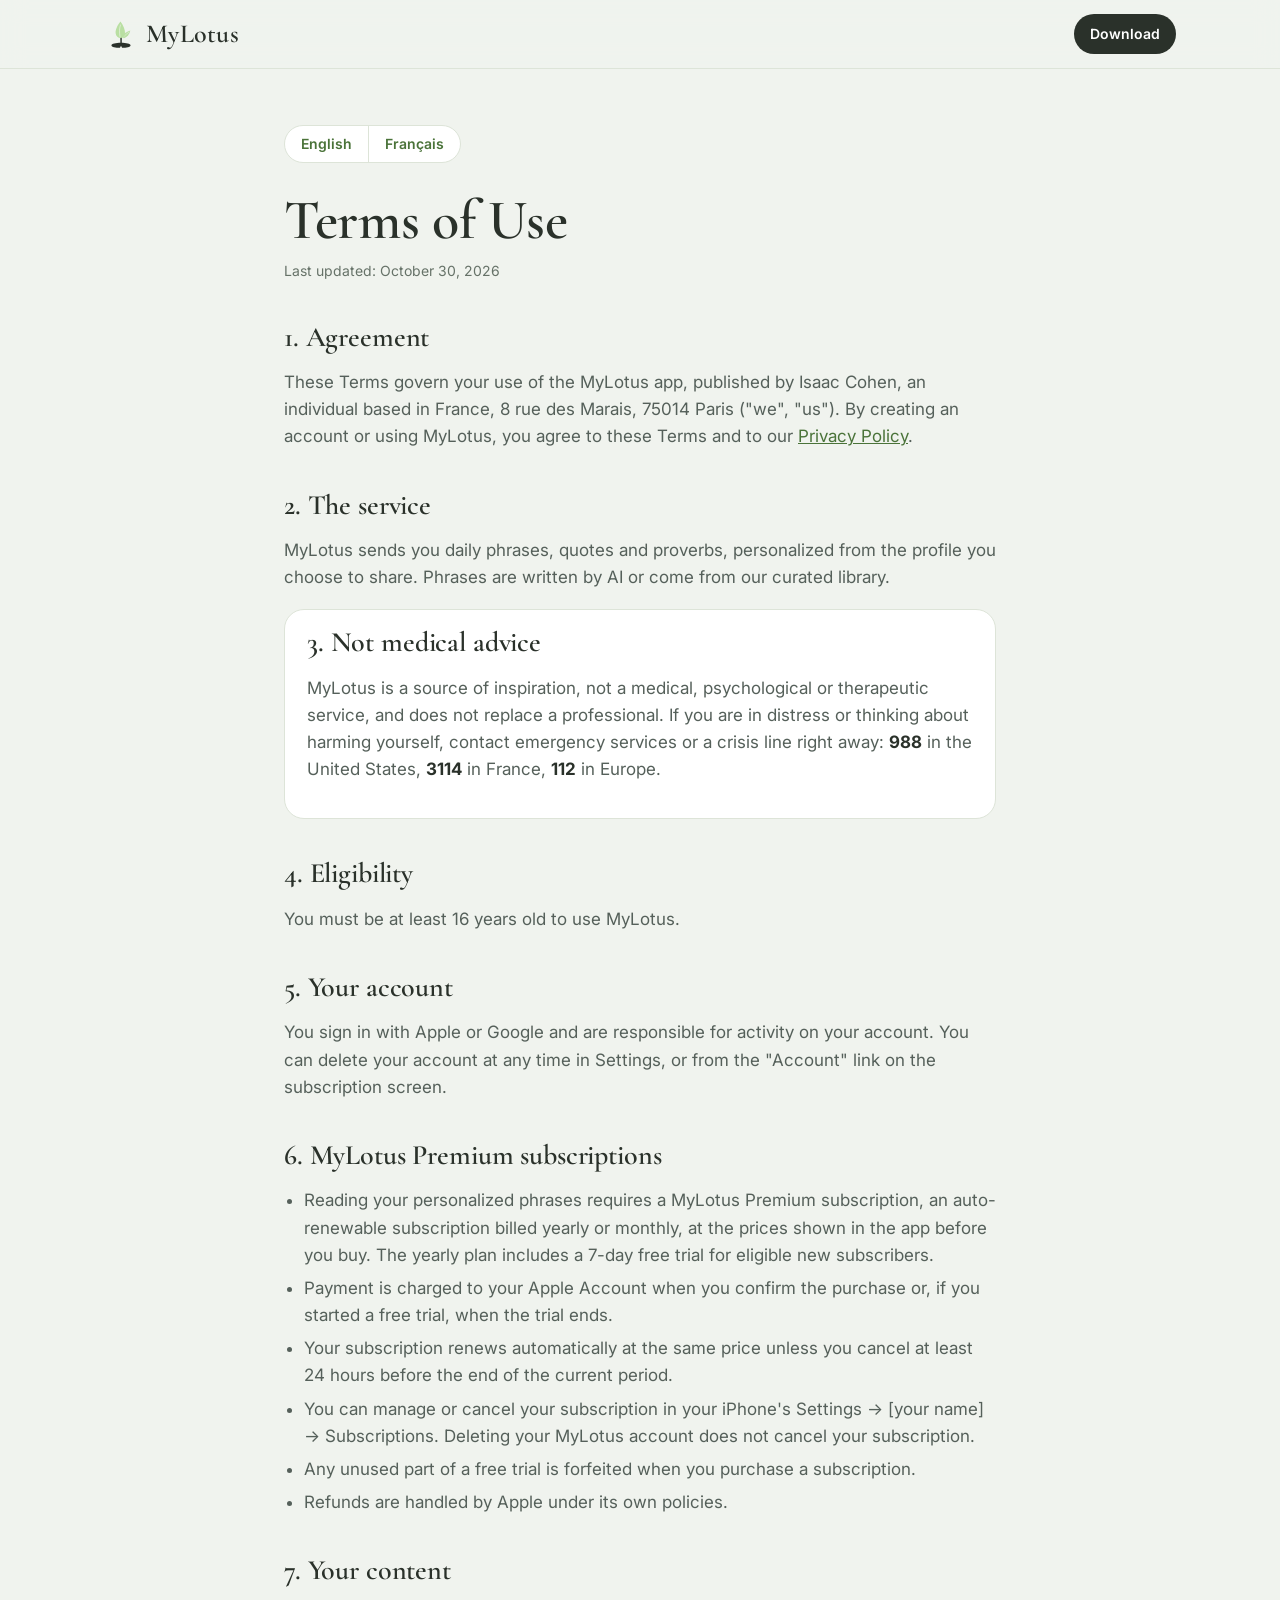
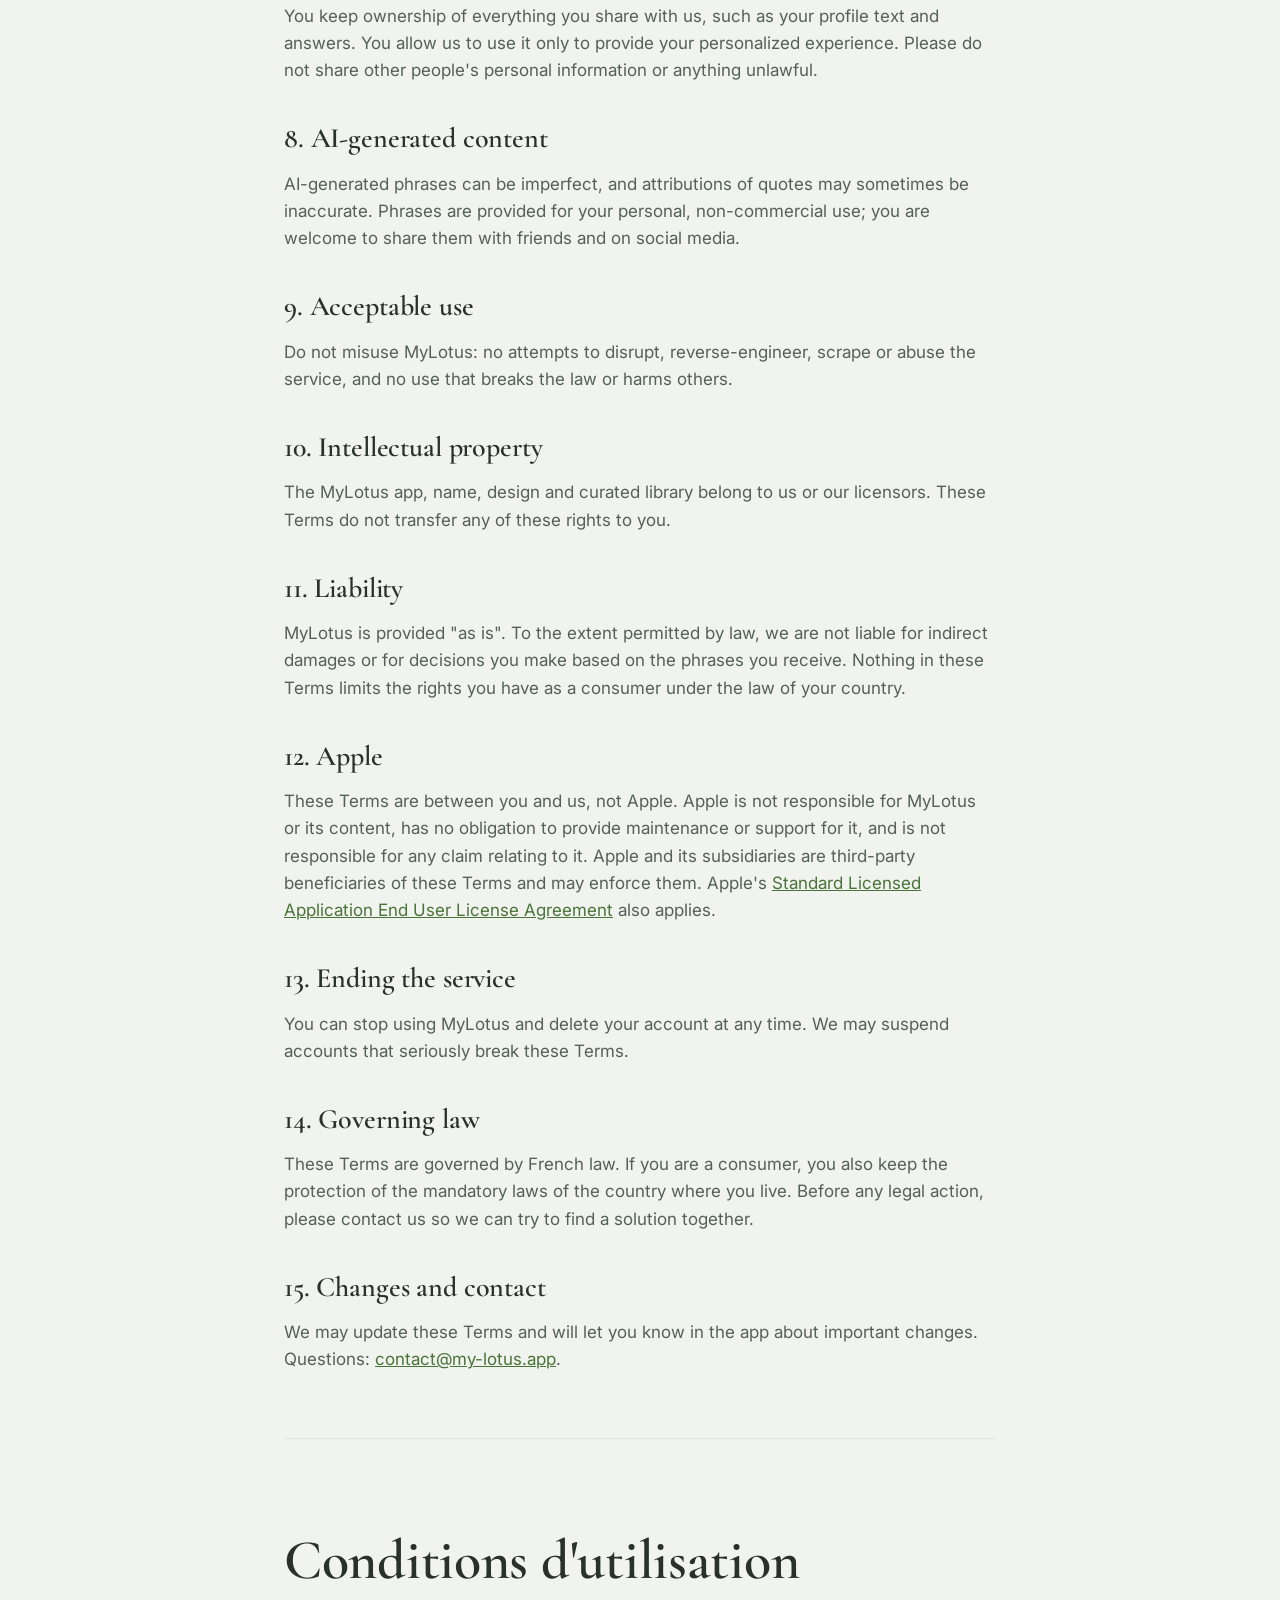
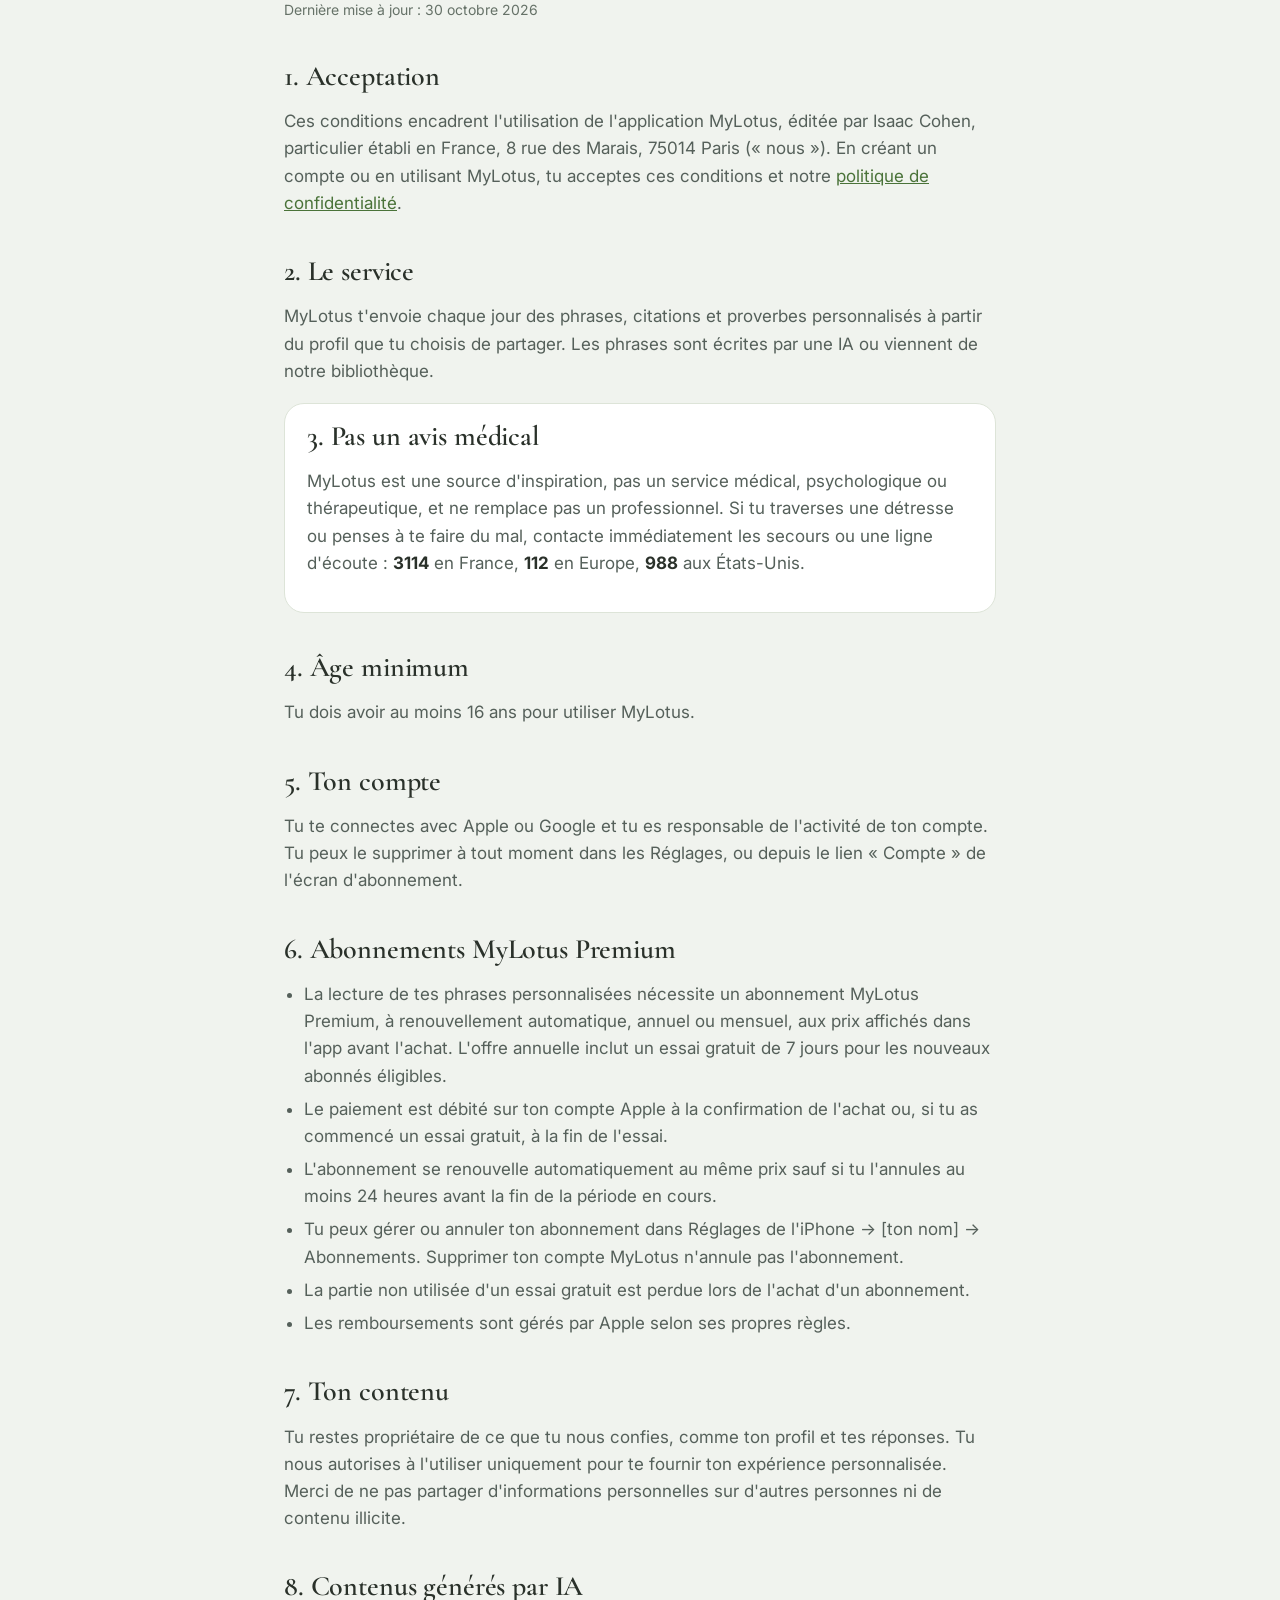
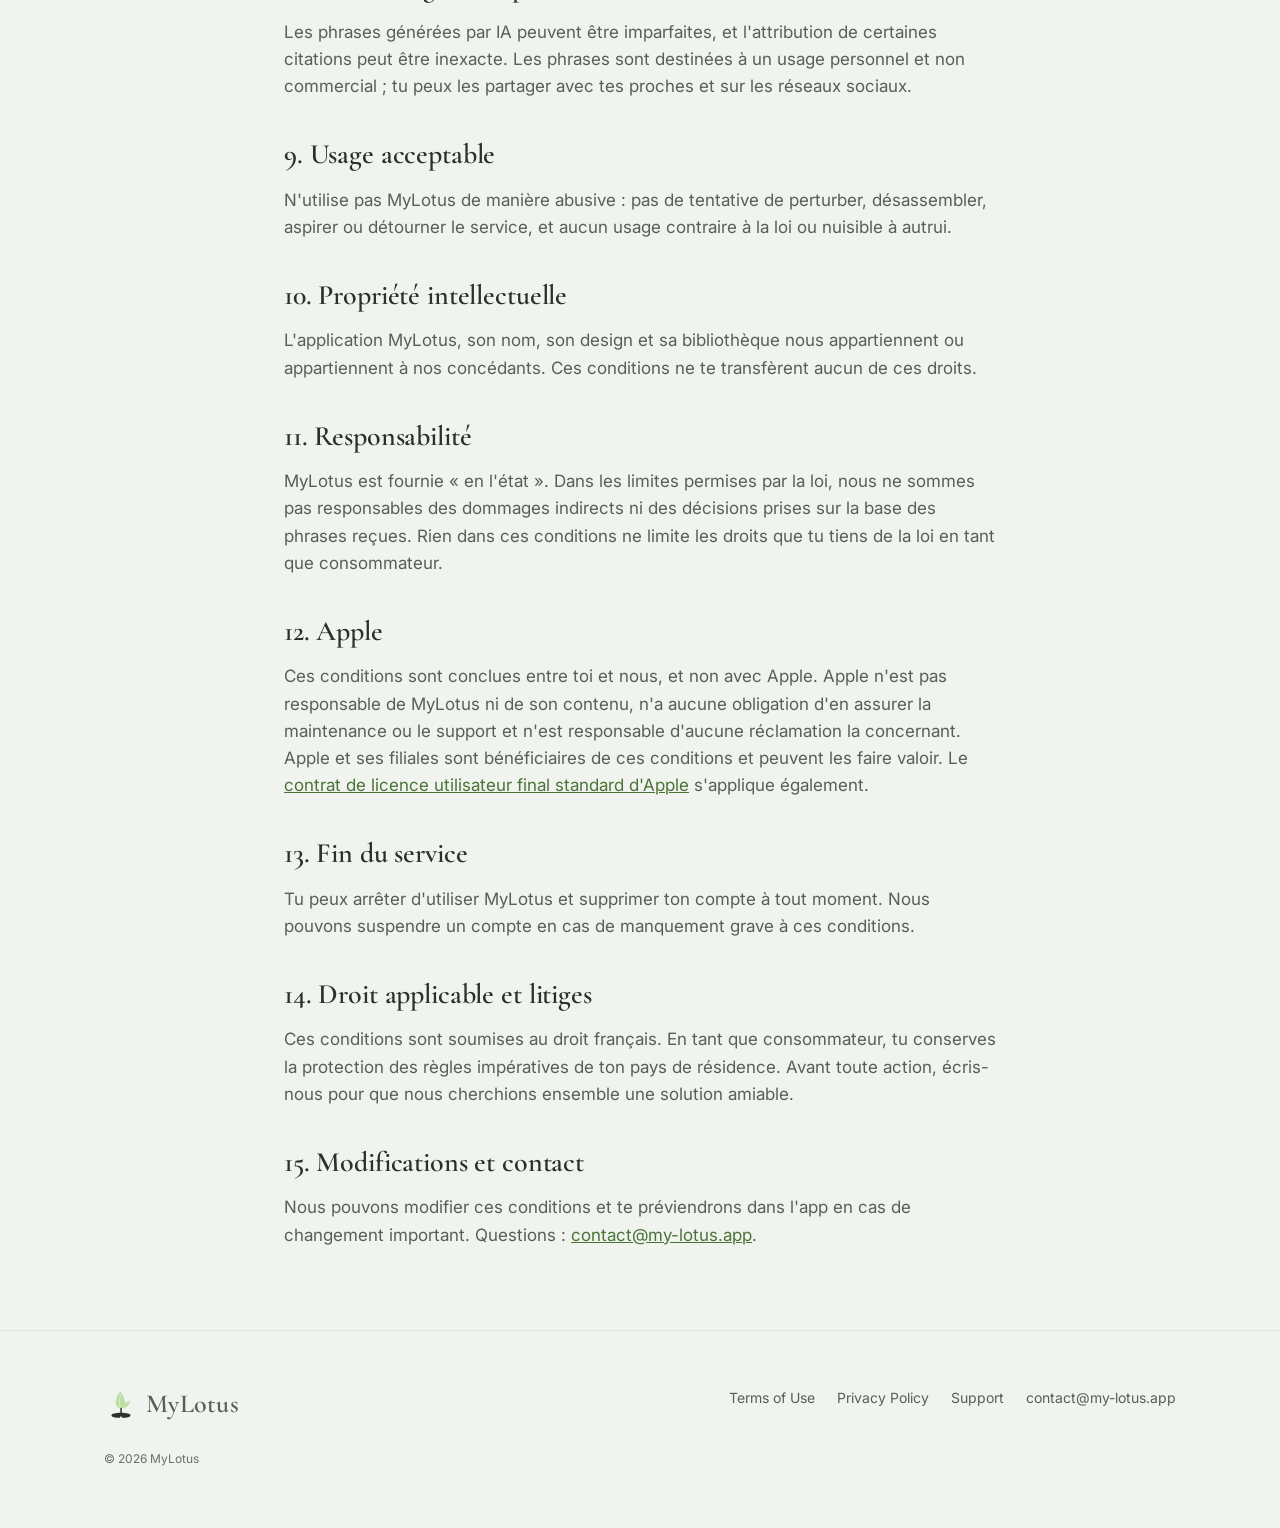
<file: terms/index.html>
<!doctype html>
<html lang="en">
<head>
<meta charset="utf-8">
<meta name="viewport" content="width=device-width, initial-scale=1">
<title>Terms of Use · MyLotus</title>
<meta name="theme-color" content="#F0F3EE">
<link rel="icon" href="/assets/favicon.svg" type="image/svg+xml">
<link rel="preconnect" href="https://fonts.googleapis.com">
<link rel="preconnect" href="https://fonts.gstatic.com" crossorigin>
<link href="https://fonts.googleapis.com/css2?family=Cormorant+Garamond:wght@500;600&family=Inter:wght@400;600;700&display=swap" rel="stylesheet">
<link rel="stylesheet" href="/assets/site.css">
</head>
<body>
<header class="site-header scrolled">
  <div class="container nav">
    <a class="brand" href="/"><img src="/assets/logo.svg" alt="">MyLotus</a>
    <div class="nav-right"><a class="btn-dl" href="/#download">Download</a></div>
  </div>
</header>
<main class="legal">
<div class="lang-switch"><a href="#en">English</a><a href="#fr">Français</a></div>
<section id="en">
<h1>Terms of Use</h1>
<p class="date">Last updated: October 30, 2026</p>
<h2>1. Agreement</h2>
<p>These Terms govern your use of the MyLotus app, published by Isaac Cohen, an individual based in France, 8 rue des Marais, 75014 Paris ("we", "us"). By creating an account or using MyLotus, you agree to these Terms and to our <a href="/privacy/">Privacy Policy</a>.</p>
<h2>2. The service</h2>
<p>MyLotus sends you daily phrases, quotes and proverbs, personalized from the profile you choose to share. Phrases are written by AI or come from our curated library.</p>
<div class="box"><h2 style="margin-top:0">3. Not medical advice</h2>
<p>MyLotus is a source of inspiration, not a medical, psychological or therapeutic service, and does not replace a professional. If you are in distress or thinking about harming yourself, contact emergency services or a crisis line right away: <strong>988</strong> in the United States, <strong>3114</strong> in France, <strong>112</strong> in Europe.</p></div>
<h2>4. Eligibility</h2>
<p>You must be at least 16 years old to use MyLotus.</p>
<h2>5. Your account</h2>
<p>You sign in with Apple or Google and are responsible for activity on your account. You can delete your account at any time in Settings, or from the "Account" link on the subscription screen.</p>
<h2>6. MyLotus Premium subscriptions</h2>
<ul>
<li>Reading your personalized phrases requires a MyLotus Premium subscription, an auto-renewable subscription billed yearly or monthly, at the prices shown in the app before you buy. The yearly plan includes a 7-day free trial for eligible new subscribers.</li>
<li>Payment is charged to your Apple Account when you confirm the purchase or, if you started a free trial, when the trial ends.</li>
<li>Your subscription renews automatically at the same price unless you cancel at least 24 hours before the end of the current period.</li>
<li>You can manage or cancel your subscription in your iPhone's Settings → [your name] → Subscriptions. Deleting your MyLotus account does not cancel your subscription.</li>
<li>Any unused part of a free trial is forfeited when you purchase a subscription.</li>
<li>Refunds are handled by Apple under its own policies.</li>
</ul>
<h2>7. Your content</h2>
<p>You keep ownership of everything you share with us, such as your profile text and answers. You allow us to use it only to provide your personalized experience. Please do not share other people's personal information or anything unlawful.</p>
<h2>8. AI-generated content</h2>
<p>AI-generated phrases can be imperfect, and attributions of quotes may sometimes be inaccurate. Phrases are provided for your personal, non-commercial use; you are welcome to share them with friends and on social media.</p>
<h2>9. Acceptable use</h2>
<p>Do not misuse MyLotus: no attempts to disrupt, reverse-engineer, scrape or abuse the service, and no use that breaks the law or harms others.</p>
<h2>10. Intellectual property</h2>
<p>The MyLotus app, name, design and curated library belong to us or our licensors. These Terms do not transfer any of these rights to you.</p>
<h2>11. Liability</h2>
<p>MyLotus is provided "as is". To the extent permitted by law, we are not liable for indirect damages or for decisions you make based on the phrases you receive. Nothing in these Terms limits the rights you have as a consumer under the law of your country.</p>
<h2>12. Apple</h2>
<p>These Terms are between you and us, not Apple. Apple is not responsible for MyLotus or its content, has no obligation to provide maintenance or support for it, and is not responsible for any claim relating to it. Apple and its subsidiaries are third-party beneficiaries of these Terms and may enforce them. Apple's <a href="https://www.apple.com/legal/internet-services/itunes/dev/stdeula/">Standard Licensed Application End User License Agreement</a> also applies.</p>
<h2>13. Ending the service</h2>
<p>You can stop using MyLotus and delete your account at any time. We may suspend accounts that seriously break these Terms.</p>
<h2>14. Governing law</h2>
<p>These Terms are governed by French law. If you are a consumer, you also keep the protection of the mandatory laws of the country where you live. Before any legal action, please contact us so we can try to find a solution together.</p>
<h2>15. Changes and contact</h2>
<p>We may update these Terms and will let you know in the app about important changes. Questions: <a href="mailto:contact@my-lotus.app">contact@my-lotus.app</a>.</p>
</section>
<hr>
<section id="fr" lang="fr">
<h1>Conditions d'utilisation</h1>
<p class="date">Dernière mise à jour : 30 octobre 2026</p>
<h2>1. Acceptation</h2>
<p>Ces conditions encadrent l'utilisation de l'application MyLotus, éditée par Isaac Cohen, particulier établi en France, 8 rue des Marais, 75014 Paris (« nous »). En créant un compte ou en utilisant MyLotus, tu acceptes ces conditions et notre <a href="/privacy/#fr">politique de confidentialité</a>.</p>
<h2>2. Le service</h2>
<p>MyLotus t'envoie chaque jour des phrases, citations et proverbes personnalisés à partir du profil que tu choisis de partager. Les phrases sont écrites par une IA ou viennent de notre bibliothèque.</p>
<div class="box"><h2 style="margin-top:0">3. Pas un avis médical</h2>
<p>MyLotus est une source d'inspiration, pas un service médical, psychologique ou thérapeutique, et ne remplace pas un professionnel. Si tu traverses une détresse ou penses à te faire du mal, contacte immédiatement les secours ou une ligne d'écoute : <strong>3114</strong> en France, <strong>112</strong> en Europe, <strong>988</strong> aux États-Unis.</p></div>
<h2>4. Âge minimum</h2>
<p>Tu dois avoir au moins 16 ans pour utiliser MyLotus.</p>
<h2>5. Ton compte</h2>
<p>Tu te connectes avec Apple ou Google et tu es responsable de l'activité de ton compte. Tu peux le supprimer à tout moment dans les Réglages, ou depuis le lien « Compte » de l'écran d'abonnement.</p>
<h2>6. Abonnements MyLotus Premium</h2>
<ul>
<li>La lecture de tes phrases personnalisées nécessite un abonnement MyLotus Premium, à renouvellement automatique, annuel ou mensuel, aux prix affichés dans l'app avant l'achat. L'offre annuelle inclut un essai gratuit de 7 jours pour les nouveaux abonnés éligibles.</li>
<li>Le paiement est débité sur ton compte Apple à la confirmation de l'achat ou, si tu as commencé un essai gratuit, à la fin de l'essai.</li>
<li>L'abonnement se renouvelle automatiquement au même prix sauf si tu l'annules au moins 24 heures avant la fin de la période en cours.</li>
<li>Tu peux gérer ou annuler ton abonnement dans Réglages de l'iPhone → [ton nom] → Abonnements. Supprimer ton compte MyLotus n'annule pas l'abonnement.</li>
<li>La partie non utilisée d'un essai gratuit est perdue lors de l'achat d'un abonnement.</li>
<li>Les remboursements sont gérés par Apple selon ses propres règles.</li>
</ul>
<h2>7. Ton contenu</h2>
<p>Tu restes propriétaire de ce que tu nous confies, comme ton profil et tes réponses. Tu nous autorises à l'utiliser uniquement pour te fournir ton expérience personnalisée. Merci de ne pas partager d'informations personnelles sur d'autres personnes ni de contenu illicite.</p>
<h2>8. Contenus générés par IA</h2>
<p>Les phrases générées par IA peuvent être imparfaites, et l'attribution de certaines citations peut être inexacte. Les phrases sont destinées à un usage personnel et non commercial ; tu peux les partager avec tes proches et sur les réseaux sociaux.</p>
<h2>9. Usage acceptable</h2>
<p>N'utilise pas MyLotus de manière abusive : pas de tentative de perturber, désassembler, aspirer ou détourner le service, et aucun usage contraire à la loi ou nuisible à autrui.</p>
<h2>10. Propriété intellectuelle</h2>
<p>L'application MyLotus, son nom, son design et sa bibliothèque nous appartiennent ou appartiennent à nos concédants. Ces conditions ne te transfèrent aucun de ces droits.</p>
<h2>11. Responsabilité</h2>
<p>MyLotus est fournie « en l'état ». Dans les limites permises par la loi, nous ne sommes pas responsables des dommages indirects ni des décisions prises sur la base des phrases reçues. Rien dans ces conditions ne limite les droits que tu tiens de la loi en tant que consommateur.</p>
<h2>12. Apple</h2>
<p>Ces conditions sont conclues entre toi et nous, et non avec Apple. Apple n'est pas responsable de MyLotus ni de son contenu, n'a aucune obligation d'en assurer la maintenance ou le support et n'est responsable d'aucune réclamation la concernant. Apple et ses filiales sont bénéficiaires de ces conditions et peuvent les faire valoir. Le <a href="https://www.apple.com/legal/internet-services/itunes/dev/stdeula/">contrat de licence utilisateur final standard d'Apple</a> s'applique également.</p>
<h2>13. Fin du service</h2>
<p>Tu peux arrêter d'utiliser MyLotus et supprimer ton compte à tout moment. Nous pouvons suspendre un compte en cas de manquement grave à ces conditions.</p>
<h2>14. Droit applicable et litiges</h2>
<p>Ces conditions sont soumises au droit français. En tant que consommateur, tu conserves la protection des règles impératives de ton pays de résidence. Avant toute action, écris-nous pour que nous cherchions ensemble une solution amiable.</p>
<h2>15. Modifications et contact</h2>
<p>Nous pouvons modifier ces conditions et te préviendrons dans l'app en cas de changement important. Questions : <a href="mailto:contact@my-lotus.app">contact@my-lotus.app</a>.</p>
</section>
</main>
<footer class="site-footer">
  <div class="container">
    <div class="foot">
      <a class="brand" href="/"><img src="/assets/logo.svg" alt="">MyLotus</a>
      <div class="foot-links">
        <a href="/terms/">Terms of Use</a><a href="/privacy/">Privacy Policy</a><a href="/support/">Support</a><a href="mailto:contact@my-lotus.app">contact@my-lotus.app</a>
      </div>
    </div>
    <p class="disclaimer">© 2026 MyLotus</p>
  </div>
</footer>
</body>
</html>
</file>
<file: assets/site.css>
:root{
  --bg:#F0F3EE; --card:#FFFFFF; --sage:#B9DFA2; --sage-soft:#E3F1DA; --sage-deep:#4A7339;
  --ink:#2A312A; --body:#55605A; --muted:#667268; --line:#DDE4D8;
  --serif:"Cormorant Garamond",Georgia,serif; --sans:"Inter",-apple-system,BlinkMacSystemFont,"Segoe UI",Roboto,sans-serif;
  color-scheme:light;
}
*{box-sizing:border-box}
html{scroll-behavior:smooth;-webkit-text-size-adjust:100%}
body{margin:0;background:var(--bg);color:var(--ink);font:17px/1.6 var(--sans);overflow-x:hidden}
a{color:inherit}
img,svg{display:block;max-width:100%}
.container{max-width:1120px;margin:0 auto;padding:0 24px}

/* Header */
.site-header{position:sticky;top:0;z-index:20;background:rgba(240,243,238,.88);backdrop-filter:saturate(1.4) blur(12px);-webkit-backdrop-filter:saturate(1.4) blur(12px);border-bottom:1px solid transparent;transition:border-color .2s}
.site-header.scrolled{border-bottom-color:var(--line)}
.nav{display:flex;align-items:center;justify-content:space-between;height:68px;gap:16px}
.brand{display:flex;align-items:center;gap:8px;text-decoration:none;font:600 26px/1 var(--serif);letter-spacing:.01em}
.brand img{width:34px;height:34px}
.nav-links{display:flex;align-items:center;gap:28px;font-size:14px}
.nav-links a{text-decoration:none;color:var(--body);display:flex;gap:6px;align-items:baseline}
.nav-links a span{font-family:var(--serif);font-weight:600;color:var(--sage-deep)}
.nav-links a:hover{color:var(--ink)}
.nav-right{display:flex;align-items:center;gap:10px}
.lang-btn{border:1px solid var(--line);background:var(--card);border-radius:999px;padding:6px 12px;font:600 13px var(--sans);color:var(--ink);cursor:pointer}
.btn-dl{background:var(--ink);color:#fff;text-decoration:none;border-radius:999px;padding:9px 16px;font-size:14px;font-weight:600;white-space:nowrap}

/* Type */
.eyebrow{display:inline-flex;align-items:baseline;gap:10px;font-size:13px;font-weight:600;letter-spacing:.12em;text-transform:uppercase;color:var(--sage-deep)}
.eyebrow b{font:600 34px/1 var(--serif);letter-spacing:0;color:var(--ink)}
h1,h2,h3{font-family:var(--serif);font-weight:600;line-height:1.05;margin:0;letter-spacing:-.005em}
h1{font-size:clamp(46px,6.4vw,84px)}
h2{font-size:clamp(36px,4.6vw,58px)}
h3{font-size:26px;line-height:1.15}
.lead{font-size:clamp(18px,1.6vw,21px);color:var(--body);max-width:34ch;margin:22px 0 0}
.muted{color:var(--muted)}

/* Sections */
section{padding:96px 0}
.split{display:grid;grid-template-columns:1.05fr .95fr;gap:56px;align-items:center}
.split.reverse .split-media{order:-1}
.hero{padding:56px 0 88px}
.hero .lead{max-width:30ch}
.cta-row{display:flex;flex-wrap:wrap;align-items:center;gap:16px;margin-top:34px}
.badge img{height:54px;width:auto}
.trial{font-size:14px;color:var(--body)}
.trial strong{color:var(--ink)}

/* Phone mockup */
.phone{position:relative;width:min(320px,100%);aspect-ratio:9/19.3;margin:0 auto;border-radius:48px;background:#1c211c;padding:11px;box-shadow:0 40px 80px -30px rgba(42,49,42,.45),0 2px 0 rgba(255,255,255,.4) inset}
.phone::before{content:"";position:absolute;top:22px;left:50%;transform:translateX(-50%);width:92px;height:26px;background:#1c211c;border-radius:20px;z-index:2}
.screen{height:100%;border-radius:38px;background:var(--bg);overflow:hidden;display:flex;flex-direction:column;padding:62px 20px 22px}
.screen .hello{font-size:12px;color:var(--muted);letter-spacing:.08em;text-transform:uppercase}
.screen .name{font:600 26px/1.1 var(--serif);margin-top:4px}
.qcard{margin-top:18px;background:var(--card);border-radius:22px;padding:22px 18px;box-shadow:0 10px 30px -18px rgba(42,49,42,.35)}
.qcard .tag{display:inline-block;font-size:10px;font-weight:700;letter-spacing:.12em;text-transform:uppercase;background:var(--sage-soft);color:var(--sage-deep);padding:4px 8px;border-radius:999px}
.qcard blockquote{margin:14px 0 0;font:500 23px/1.22 var(--serif);color:var(--ink)}
.qcard .why{margin-top:14px;padding-top:12px;border-top:1px solid var(--line);font-size:12px;line-height:1.45;color:var(--body)}
.qcard .why b{color:var(--ink)}
.screen .actions{margin-top:auto;display:flex;gap:8px}
.screen .actions span{flex:1;text-align:center;font-size:11px;font-weight:600;padding:10px 0;border-radius:14px;background:var(--card);color:var(--ink)}
.screen .actions span.on{background:var(--sage)}
.float{position:absolute;background:var(--card);border-radius:16px;padding:10px 14px;font-size:13px;font-weight:600;box-shadow:0 14px 30px -16px rgba(42,49,42,.4);display:flex;align-items:center;gap:8px;white-space:nowrap}
.float i{width:22px;height:22px;border-radius:50%;background:var(--sage);display:grid;place-items:center;font-style:normal;font-size:12px}
.media-wrap{position:relative}
.f1{top:52%;left:-6%}
.f2{bottom:20%;right:-2%}

/* Steps */
.steps-head{max-width:760px}
.steps{display:grid;grid-template-columns:repeat(3,1fr);gap:20px;margin-top:52px}
.step{background:var(--card);border-radius:28px;padding:28px 24px 26px;display:flex;flex-direction:column;border:1px solid var(--line)}
.step .num{width:44px;height:44px;border-radius:50%;background:var(--sage);display:grid;place-items:center;font:600 24px/1 var(--serif)}
.step h3{margin-top:20px}
.step p{margin:10px 0 0;color:var(--body);font-size:16px}
.mock{margin-top:24px;background:var(--bg);border-radius:18px;padding:16px;min-height:132px;display:flex;flex-direction:column;justify-content:center;gap:10px;font-size:13px}
.pill{align-self:flex-start;border-radius:12px;padding:10px 14px;font-weight:600}
.pill.ink{background:var(--ink);color:#fff}
.pill.sage{background:var(--sage);color:var(--ink)}
.chips{display:flex;gap:8px}
.chips span{background:var(--card);border:1px solid var(--line);border-radius:999px;padding:6px 12px;font-weight:600}
.bubble{background:var(--card);border-radius:14px 14px 14px 4px;padding:10px 12px;color:var(--body)}
.code{background:#2A312A;color:#DDE8D6;border-radius:10px;padding:10px 12px;font:12px/1.5 ui-monospace,SFMono-Regular,Menlo,monospace;position:relative}
.code em{position:absolute;top:8px;right:8px;font-style:normal;font-family:var(--sans);font-size:10px;font-weight:700;background:var(--sage);color:var(--ink);padding:3px 7px;border-radius:6px}
.mini-quote{font:500 18px/1.25 var(--serif);color:var(--ink)}
.alt{margin-top:26px;font-size:15px;color:var(--body)}
.alt b{color:var(--ink)}

/* Features */
.features{list-style:none;padding:0;margin:34px 0 0;display:grid;gap:18px}
.features li{display:grid;grid-template-columns:44px 1fr;gap:14px;align-items:start}
.features .ic{width:44px;height:44px;border-radius:14px;background:var(--card);border:1px solid var(--line);display:grid;place-items:center}
.features .ic svg{width:22px;height:22px}
.features strong{display:block;font-size:17px}
.features span{color:var(--body);font-size:15px}

/* Benefits */
.benefits{background:var(--ink);color:#EEF2EB;border-radius:40px;margin:0 24px;padding:88px 0}
.benefits h2{color:#fff}
.benefits .eyebrow{color:var(--sage)}
.benefits .eyebrow b{color:#fff}
.bgrid{display:grid;grid-template-columns:repeat(2,1fr);gap:20px;margin-top:48px}
.bcard{border:1px solid rgba(185,223,162,.22);border-radius:26px;padding:30px 28px}
.bcard .n{font:600 44px/1 var(--serif);color:var(--sage)}
.bcard h3{color:#fff;margin-top:14px}
.bcard p{margin:10px 0 0;color:#C9D3C5;font-size:16px}

/* Examples */
.egrid{display:grid;grid-template-columns:repeat(3,1fr);gap:20px;margin-top:48px}
.ecard{background:var(--card);border-radius:26px;padding:28px 24px;border:1px solid var(--line);display:flex;flex-direction:column}
.ecard .for{font-size:13px;font-weight:600;color:var(--sage-deep);letter-spacing:.04em}
.ecard blockquote{margin:14px 0 0;font:500 25px/1.22 var(--serif)}
.ecard .why{margin-top:auto;padding-top:18px;font-size:14px;color:var(--body)}
.note{margin-top:18px;font-size:13px;color:var(--muted)}

/* Download */
.download{text-align:center}
.dl-box{background:var(--sage-soft);border-radius:40px;padding:72px 24px;display:flex;flex-direction:column;align-items:center}
.dl-box .lead{margin-left:auto;margin-right:auto;max-width:40ch}
.dl-row{display:flex;align-items:center;justify-content:center;gap:36px;margin-top:36px;flex-wrap:wrap}
.qr-wrap{background:#fff;border-radius:22px;padding:14px;box-shadow:0 14px 30px -18px rgba(42,49,42,.35)}
.qr-wrap svg{width:132px;height:132px}
.badge-fallback{display:inline-flex;flex-direction:column;justify-content:center;background:#000;color:#fff;border-radius:12px;height:54px;padding:0 18px;font:600 19px/1.05 var(--sans)}
.badge-fallback small{font-size:11px;font-weight:500}
.qcard.soft{opacity:.55;padding:16px 18px}
.qcard.soft blockquote{font-size:18px;margin-top:10px}
.scan{font-size:14px;color:var(--body);max-width:16ch;text-align:left}
.scan b{display:block;color:var(--ink);font-size:16px}

/* Footer */
.site-footer{padding:56px 0 48px;border-top:1px solid var(--line);margin-top:24px;font-size:14px;color:var(--body)}
.foot{display:flex;justify-content:space-between;align-items:flex-start;gap:24px;flex-wrap:wrap}
.foot-links{display:flex;gap:22px;flex-wrap:wrap}
.foot-links a{text-decoration:none}
.foot-links a:hover{color:var(--ink)}
.disclaimer{margin-top:28px;font-size:12px;color:var(--muted);max-width:70ch}

/* Legal pages */
.legal{max-width:760px;margin:0 auto;padding:48px 24px 40px}
.legal h1{font-size:clamp(40px,6vw,56px)}
.legal h2{font-size:28px;margin:40px 0 10px}
.legal h3{font-size:20px;font-family:var(--sans);font-weight:700;margin:24px 0 6px}
.legal p,.legal li{color:var(--body)}
.legal strong{color:var(--ink)}
.legal a{color:var(--sage-deep)}
.legal .date{color:var(--muted);font-size:14px;margin:10px 0 24px}
.legal .box{background:var(--card);border:1px solid var(--line);border-radius:20px;padding:18px 22px;margin:18px 0}
.legal ul{padding-left:20px}
.legal li{margin:6px 0}
.legal hr{border:none;border-top:1px solid var(--line);margin:64px 0}
.lang-switch{display:inline-flex;border:1px solid var(--line);border-radius:999px;overflow:hidden;background:var(--card);margin-top:8px}
.lang-switch a{padding:7px 16px;text-decoration:none;font-size:14px;font-weight:600}
.lang-switch a+a{border-left:1px solid var(--line)}
.btn-mail{display:inline-block;background:var(--ink);color:#fff!important;text-decoration:none;border-radius:999px;padding:11px 20px;font-weight:600;margin-top:6px}

/* Reveal */
.reveal{opacity:0;transform:translateY(18px);transition:opacity .7s ease,transform .7s ease}
.reveal.in{opacity:1;transform:none}
@media (prefers-reduced-motion:reduce){.reveal{opacity:1;transform:none;transition:none}html{scroll-behavior:auto}}

/* Responsive */
@media (max-width:960px){
  .nav-links{display:none}
  .split{grid-template-columns:1fr;gap:48px}
  .split.reverse .split-media{order:0}
  .steps,.egrid{grid-template-columns:1fr}
  .bgrid{grid-template-columns:1fr}
  section{padding:72px 0}
  .hero{padding:32px 0 64px}
  .benefits{margin:0 12px;border-radius:30px;padding:64px 0}
}
@media (max-width:520px){
  .container{padding:0 16px}
  .btn-dl{display:none}
  .f1{display:none}.f2{right:0}
  .dl-box{border-radius:28px;padding:56px 16px}
  .scan{text-align:center}
}
.legal section{padding:28px 0 0}

/* First badge */
.first-badge{display:inline-flex;align-items:center;gap:8px;margin-top:18px;background:var(--card);border:1px solid var(--sage);border-radius:999px;padding:7px 14px 7px 8px;font-size:13px;font-weight:600;color:var(--ink);box-shadow:0 6px 18px -10px rgba(74,115,57,.5)}
.first-badge .spark{width:22px;height:22px;border-radius:50%;background:var(--sage);display:grid;place-items:center;font-size:11px}

/* Steps connected by a glowing cord */
.steps{grid-template-columns:1fr 64px 1fr 64px 1fr;gap:0}
.link{position:relative;align-self:center;height:3px;margin:0 -2px;border-radius:3px;background:linear-gradient(90deg,#CFDCC7,#B9DFA2,#CFDCC7);z-index:1}
.link::before,.link::after{content:"";position:absolute;top:50%;width:9px;height:9px;margin-top:-4.5px;border-radius:50%;background:var(--sage);box-shadow:0 0 0 3px var(--bg)}
.link::before{left:-3px}.link::after{right:-3px}
.link i{position:absolute;top:-3px;left:0;width:26px;height:9px;border-radius:9px;background:radial-gradient(closest-side,#fff,rgba(185,223,162,.95) 55%,rgba(185,223,162,0));box-shadow:0 0 12px 4px rgba(185,223,162,.9),0 0 26px 8px rgba(185,223,162,.45);animation:flowX 2.4s cubic-bezier(.5,0,.5,1) infinite}
.link.l2 i{animation-delay:1.2s}
@keyframes flowX{0%{transform:translateX(-14px);opacity:0}15%{opacity:1}85%{opacity:1}100%{transform:translateX(52px);opacity:0}}
@keyframes flowY{0%{transform:translateY(-10px);opacity:0}15%{opacity:1}85%{opacity:1}100%{transform:translateY(40px);opacity:0}}
.ai-chip{display:inline-flex;align-items:center;gap:7px}
.ai-chip img{width:18px;height:18px;object-fit:contain}

/* Research */
.research{padding:88px 0}
.rgrid{display:grid;grid-template-columns:repeat(3,1fr);gap:20px;margin-top:44px}
.rcard{display:flex;flex-direction:column;text-decoration:none;background:var(--card);border:1px solid var(--line);border-radius:26px;padding:28px 24px;transition:transform .2s,box-shadow .2s}
.rcard:hover{transform:translateY(-3px);box-shadow:0 18px 40px -24px rgba(42,49,42,.45)}
.rtopic{font:600 26px/1.15 var(--serif)}
.rcard p{margin:12px 0 0;color:var(--body);font-size:16px}
.rsrc{margin-top:auto;padding-top:20px;font-size:13px;color:var(--sage-deep);font-weight:600}
.rsrc em{font-weight:500;color:var(--muted)}
.rnote{margin-top:18px;font-size:13px;color:var(--muted)}

@media (max-width:960px){
  .steps{grid-template-columns:1fr}
  .link{justify-self:center;width:3px;height:48px;margin:-2px 0;background:linear-gradient(180deg,#CFDCC7,#B9DFA2,#CFDCC7)}
  .link::before{left:50%;top:-3px;margin:0 0 0 -4.5px}
  .link::after{left:50%;right:auto;top:auto;bottom:-3px;margin:0 0 0 -4.5px}
  .link i{left:-3px;top:0;width:9px;height:24px;animation-name:flowY}
  .rgrid{grid-template-columns:1fr}
  .research{padding:64px 0}
}
@media (prefers-reduced-motion:reduce){.link i{animation:none;opacity:0}}

/* Proof strip */
.proof{padding:8px 0 40px}
.proof .container{display:flex;align-items:center;justify-content:space-between;gap:32px;flex-wrap:wrap;border-top:1px solid var(--line);border-bottom:1px solid var(--line);padding-top:28px;padding-bottom:28px}
.proof-stat{display:flex;align-items:center;gap:16px;max-width:520px}
.proof-stat .big{font:600 54px/1 var(--serif);color:var(--ink);white-space:nowrap}
.proof-stat p{margin:0;color:var(--body);font-size:16px;line-height:1.45}
.press{display:flex;align-items:center;gap:22px;flex-wrap:wrap}
.press-label{font-size:13px;font-weight:600;letter-spacing:.08em;text-transform:uppercase;color:var(--muted);max-width:22ch}
.press-logos{display:flex;align-items:center;gap:28px;flex-wrap:wrap}
.press-logos img{height:40px;width:auto;mix-blend-mode:multiply;transition:opacity .2s}
.press-logos a:hover img{opacity:.75}
@media (max-width:520px){.proof-stat .big{font-size:44px}.proof-stat{flex-direction:column;align-items:flex-start;gap:8px}}

/* Reviews */
.reviews{padding:88px 0}
.rvgrid{display:grid;grid-template-columns:repeat(3,1fr);gap:20px;margin-top:40px}
.rv{margin:0;background:var(--card);border:1px solid var(--line);border-radius:26px;padding:28px 24px;display:flex;flex-direction:column}
.rv blockquote{margin:0;font:500 25px/1.25 var(--serif);color:var(--ink)}
.rv figcaption{display:flex;align-items:center;gap:12px;margin-top:auto;padding-top:22px}
.rv .av{width:42px;height:42px;border-radius:50%;background:var(--sage);display:grid;place-items:center;font:600 20px/1 var(--serif);flex:none}
.rv b{display:block;font-size:15px}
.rv small{color:var(--muted);font-size:13px}
@media (max-width:960px){.rvgrid{grid-template-columns:1fr}.reviews{padding:64px 0}}

.first-badge .rank{display:inline-flex;align-items:baseline;justify-content:center;min-width:34px;height:24px;padding:0 7px;border-radius:999px;background:var(--ink);color:#fff;font:700 13px/24px var(--sans)}
.first-badge .rank sup{font-size:9px;margin-left:1px;line-height:0}
.mini-ai{display:inline-flex;align-items:center;gap:4px;margin-left:4px;padding-left:10px;border-left:1px solid var(--line)}
.mini-ai img{width:16px;height:16px;object-fit:contain}
.reviews.tight{padding:48px 0 72px}

/* Try button + modal */
.btn-try{display:inline-flex;align-items:center;justify-content:center;gap:8px;border:0;cursor:pointer;background:var(--sage);color:var(--ink);font:600 15px/1 var(--sans);padding:0 20px;height:54px;border-radius:14px;text-decoration:none;box-shadow:0 10px 24px -14px rgba(74,115,57,.8);transition:transform .15s}
.btn-try:hover{transform:translateY(-1px)}
.btn-try:disabled{opacity:.45;cursor:not-allowed;transform:none}
.btn-try.wide{width:100%;margin-top:22px}
.cta-row .trial{flex-basis:100%}
.try-modal{position:fixed;inset:0;z-index:50;background:rgba(42,49,42,.45);backdrop-filter:blur(6px);-webkit-backdrop-filter:blur(6px);display:grid;place-items:center;padding:16px}
.try-modal[hidden]{display:none}
.try-card{position:relative;width:min(460px,100%);max-height:calc(100vh - 32px);overflow:auto;background:var(--bg);border-radius:28px;padding:30px 24px 24px;box-shadow:0 40px 80px -30px rgba(0,0,0,.5)}
.try-card h3{font-size:30px}
.try-close{position:absolute;top:14px;right:14px;width:36px;height:36px;border-radius:50%;border:0;background:var(--card);font-size:22px;line-height:1;cursor:pointer;color:var(--ink)}
.try-q{margin:22px 0 10px;font-weight:600;font-size:15px}
.try-opts{display:flex;flex-wrap:wrap;gap:8px}
.try-opts button{border:1px solid var(--line);background:var(--card);border-radius:999px;padding:10px 16px;font:600 14px var(--sans);color:var(--ink);cursor:pointer}
.try-opts button.on{background:var(--ink);color:#fff;border-color:var(--ink)}
.try-step .tag{display:inline-block;font-size:11px;font-weight:700;letter-spacing:.12em;text-transform:uppercase;background:var(--sage-soft);color:var(--sage-deep);padding:5px 10px;border-radius:999px}
#tryPhrase{margin:18px 0 0;font:500 30px/1.22 var(--serif)}
.try-note{color:var(--body);font-size:14px;margin:16px 0 0}
.try-again{display:block;margin:14px auto 0;background:none;border:0;color:var(--body);font:600 14px var(--sans);cursor:pointer;text-decoration:underline}

/* FAQ */
.faq{padding:72px 0}
.faq-list{margin-top:32px;max-width:820px;display:grid;gap:12px}
.faq details{background:var(--card);border:1px solid var(--line);border-radius:18px;padding:0 22px}
.faq summary{cursor:pointer;list-style:none;padding:20px 0;font-weight:600;font-size:17px;display:flex;justify-content:space-between;gap:16px}
.faq summary::-webkit-details-marker{display:none}
.faq summary::after{content:"+";font:500 24px/1 var(--sans);color:var(--sage-deep)}
.faq details[open] summary::after{content:"–"}
.faq details p{margin:0 0 20px;color:var(--body)}

/* Try: loading + personalize more */
.try-loading{text-align:center;padding:30px 0 10px}
.try-loading img.breathe{width:72px;margin:0 auto;animation:breathe 1.6s ease-in-out infinite}
.try-loading p{margin:18px 0 16px;font:500 22px/1.2 var(--serif)}
.try-loading .bar{height:4px;border-radius:4px;background:var(--line);overflow:hidden;max-width:220px;margin:0 auto}
.try-loading .bar i{display:block;height:100%;width:0;background:var(--sage);border-radius:4px;animation:fill 2.2s ease forwards}
@keyframes breathe{0%,100%{transform:scale(.92);opacity:.75}50%{transform:scale(1.06);opacity:1}}
@keyframes fill{to{width:100%}}
.more{margin-top:20px;background:var(--card);border:1px solid var(--line);border-radius:18px;padding:16px}
.more-t{margin:0 0 10px;font-weight:600;font-size:14px}
.more-btns{display:flex;gap:8px}
.ai-btn{flex:1;display:inline-flex;align-items:center;justify-content:center;gap:8px;border:1px solid var(--line);background:var(--bg);border-radius:12px;height:44px;font:600 14px var(--sans);color:var(--ink);cursor:pointer}
.ai-btn img{width:18px;height:18px;object-fit:contain}
.more-msg{margin:12px 0 0;font-size:13px;color:var(--body);line-height:1.5}
.btn-try.pulse{animation:pulse .8s ease 2}
@keyframes pulse{50%{transform:scale(1.04);box-shadow:0 0 0 6px rgba(185,223,162,.6)}}
@media (prefers-reduced-motion:reduce){.try-loading img.breathe,.btn-try.pulse{animation:none}.try-loading .bar i{animation:none;width:100%}}

/* Home-screen widget mockup */
.widget-sec{padding:40px 0 96px}
.soon{display:inline-block;font-size:12px;font-weight:700;letter-spacing:.12em;text-transform:uppercase;background:var(--ink);color:#fff;padding:6px 12px;border-radius:999px}
.home-screen{background:linear-gradient(160deg,#CFE4C0 0%,#E9EFE3 45%,#D8E3EC 100%);padding:58px 18px 16px}
.hs-time{text-align:center;font:600 13px var(--sans);color:#2A312A;opacity:.7;margin-bottom:12px}
.widget-md{background:rgba(255,255,255,.92);border-radius:22px;padding:14px 16px;box-shadow:0 10px 24px -14px rgba(42,49,42,.45)}
.w-head{display:flex;align-items:center;gap:6px;font-size:11px;font-weight:700;color:var(--ink)}
.w-head img{width:16px;height:16px}
.w-head em{margin-left:auto;font-style:normal;font-weight:600;color:var(--muted)}
.w-quote{margin-top:8px;font:500 19px/1.22 var(--serif);color:var(--ink)}
.w-why{margin-top:6px;font-size:11px;color:var(--body)}
.app-grid{display:grid;grid-template-columns:repeat(4,1fr);gap:16px 14px;margin-top:20px}
.app-ic{aspect-ratio:1;border-radius:14px;display:block;box-shadow:0 2px 6px rgba(42,49,42,.08)}
.app-ic.lotus{background:#B9DFA2;display:grid;place-items:center}
.app-ic.lotus img{width:70%;filter:grayscale(1) brightness(.35)}
.dock{margin-top:auto;display:grid;grid-template-columns:repeat(4,1fr);gap:14px;background:rgba(255,255,255,.45);border-radius:24px;padding:10px}
@media (max-width:960px){.widget-sec{padding:24px 0 72px}}

.f3{top:9%;right:-6%}
@media (max-width:520px){.f3{right:0;top:4%}}
</file>
